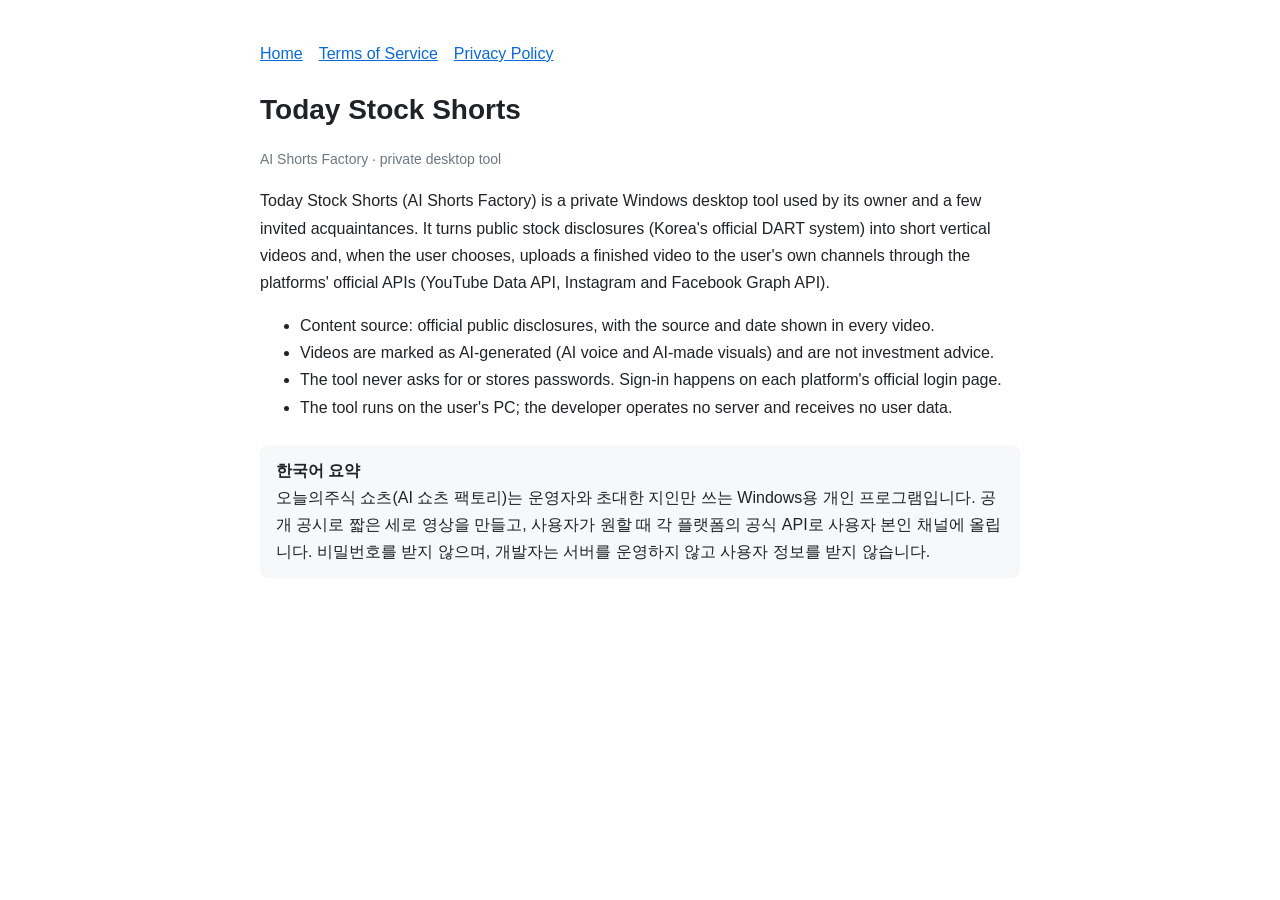
<file: index.html>
<!doctype html>
<html lang="en"><head><meta charset="utf-8"><meta name="viewport" content="width=device-width,initial-scale=1">
<meta name="google-site-verification" content="8i7MC-ftx8zWzz4jKO44XXHr1n5COcdI0CALJ87Lat0" />
<title>Today Stock Shorts (AI Shorts Factory)</title><link rel="stylesheet" href="style.css"></head>
<body>
<nav><a href="./">Home</a><a href="terms.html">Terms of Service</a><a href="privacy.html">Privacy Policy</a></nav>
<h1>Today Stock Shorts</h1>
<p class="muted">AI Shorts Factory · private desktop tool</p>
<p>Today Stock Shorts (AI Shorts Factory) is a private Windows desktop tool used by its owner and a few invited acquaintances.
It turns public stock disclosures (Korea's official DART system) into short vertical videos and, when the user chooses,
uploads a finished video to the user's own channels through the platforms' official APIs (YouTube Data API, Instagram and
Facebook Graph API).</p>
<ul>
<li>Content source: official public disclosures, with the source and date shown in every video.</li>
<li>Videos are marked as AI-generated (AI voice and AI-made visuals) and are not investment advice.</li>
<li>The tool never asks for or stores passwords. Sign-in happens on each platform's official login page.</li>
<li>The tool runs on the user's PC; the developer operates no server and receives no user data.</li>
</ul>
<div class="ko"><b>한국어 요약</b><br>오늘의주식 쇼츠(AI 쇼츠 팩토리)는 운영자와 초대한 지인만 쓰는 Windows용 개인 프로그램입니다.
공개 공시로 짧은 세로 영상을 만들고, 사용자가 원할 때 각 플랫폼의 공식 API로 사용자 본인 채널에 올립니다.
비밀번호를 받지 않으며, 개발자는 서버를 운영하지 않고 사용자 정보를 받지 않습니다.</div>
</body></html>
</file>
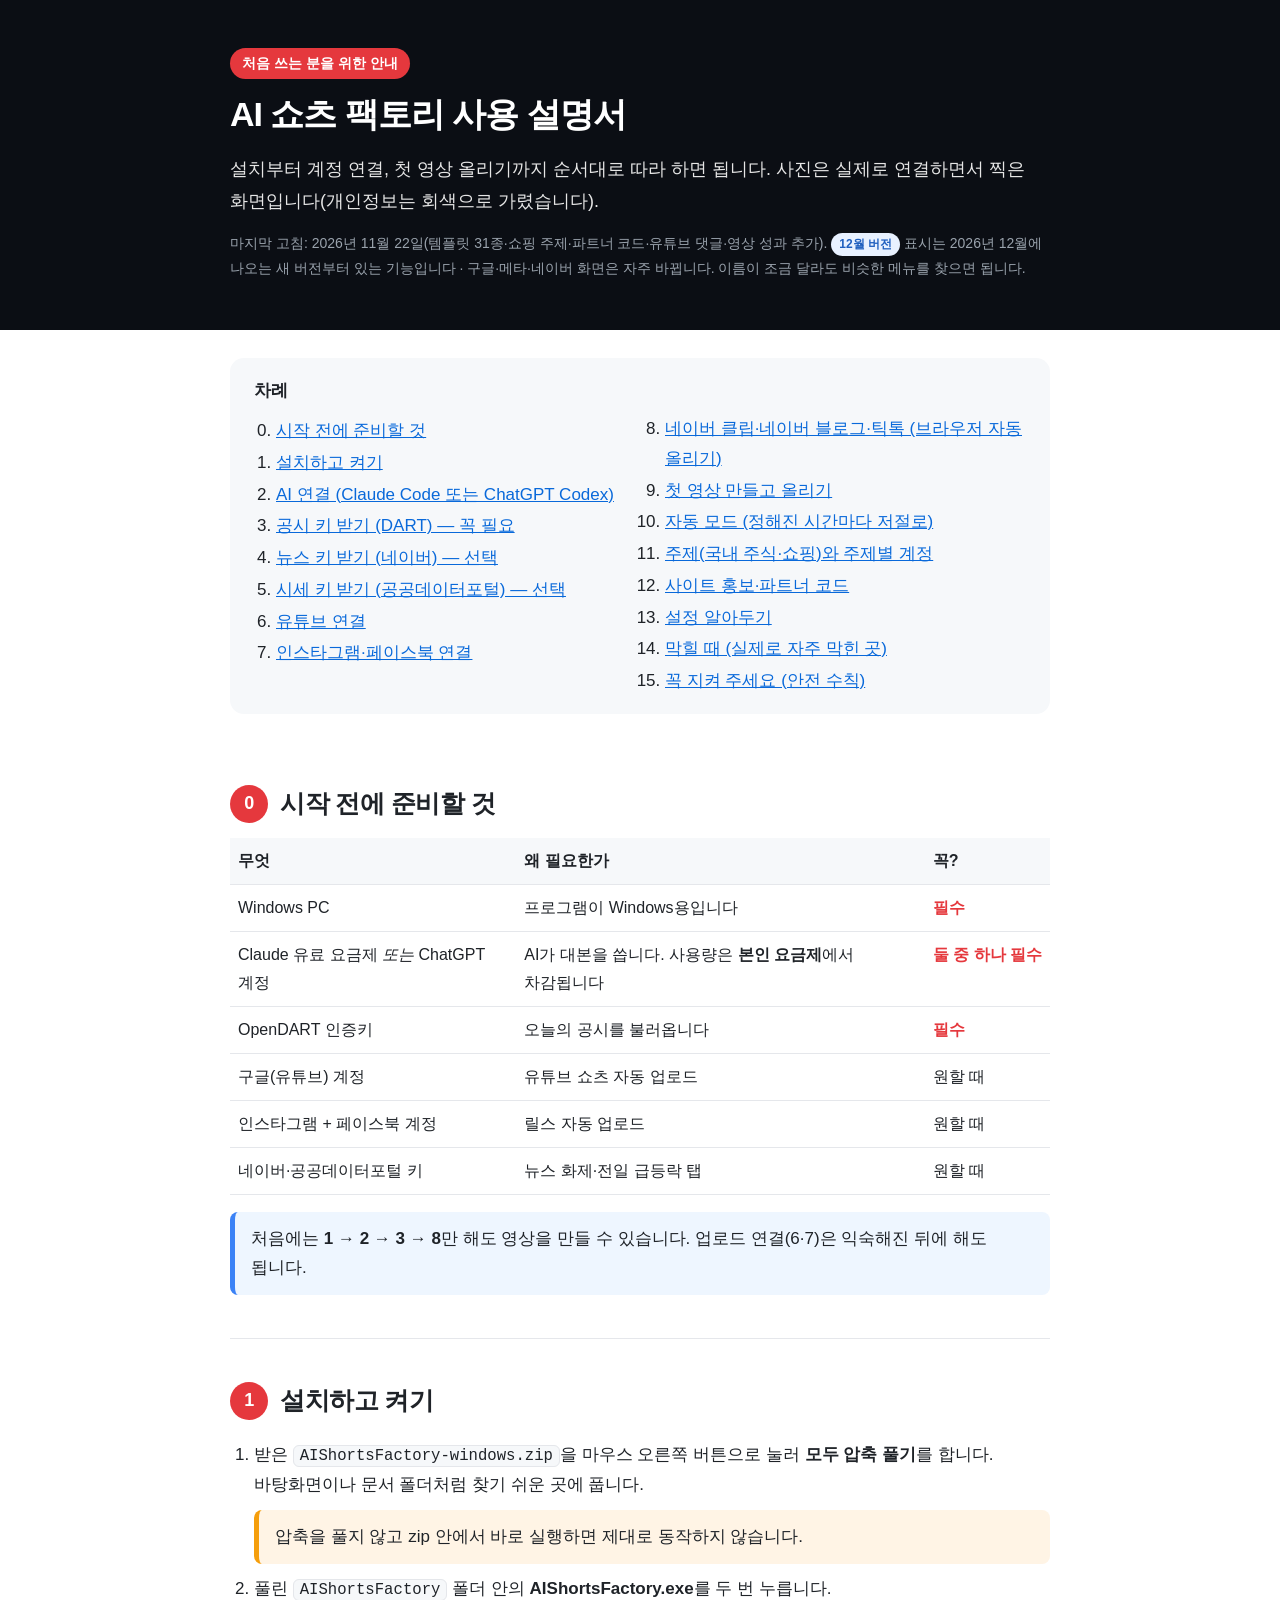
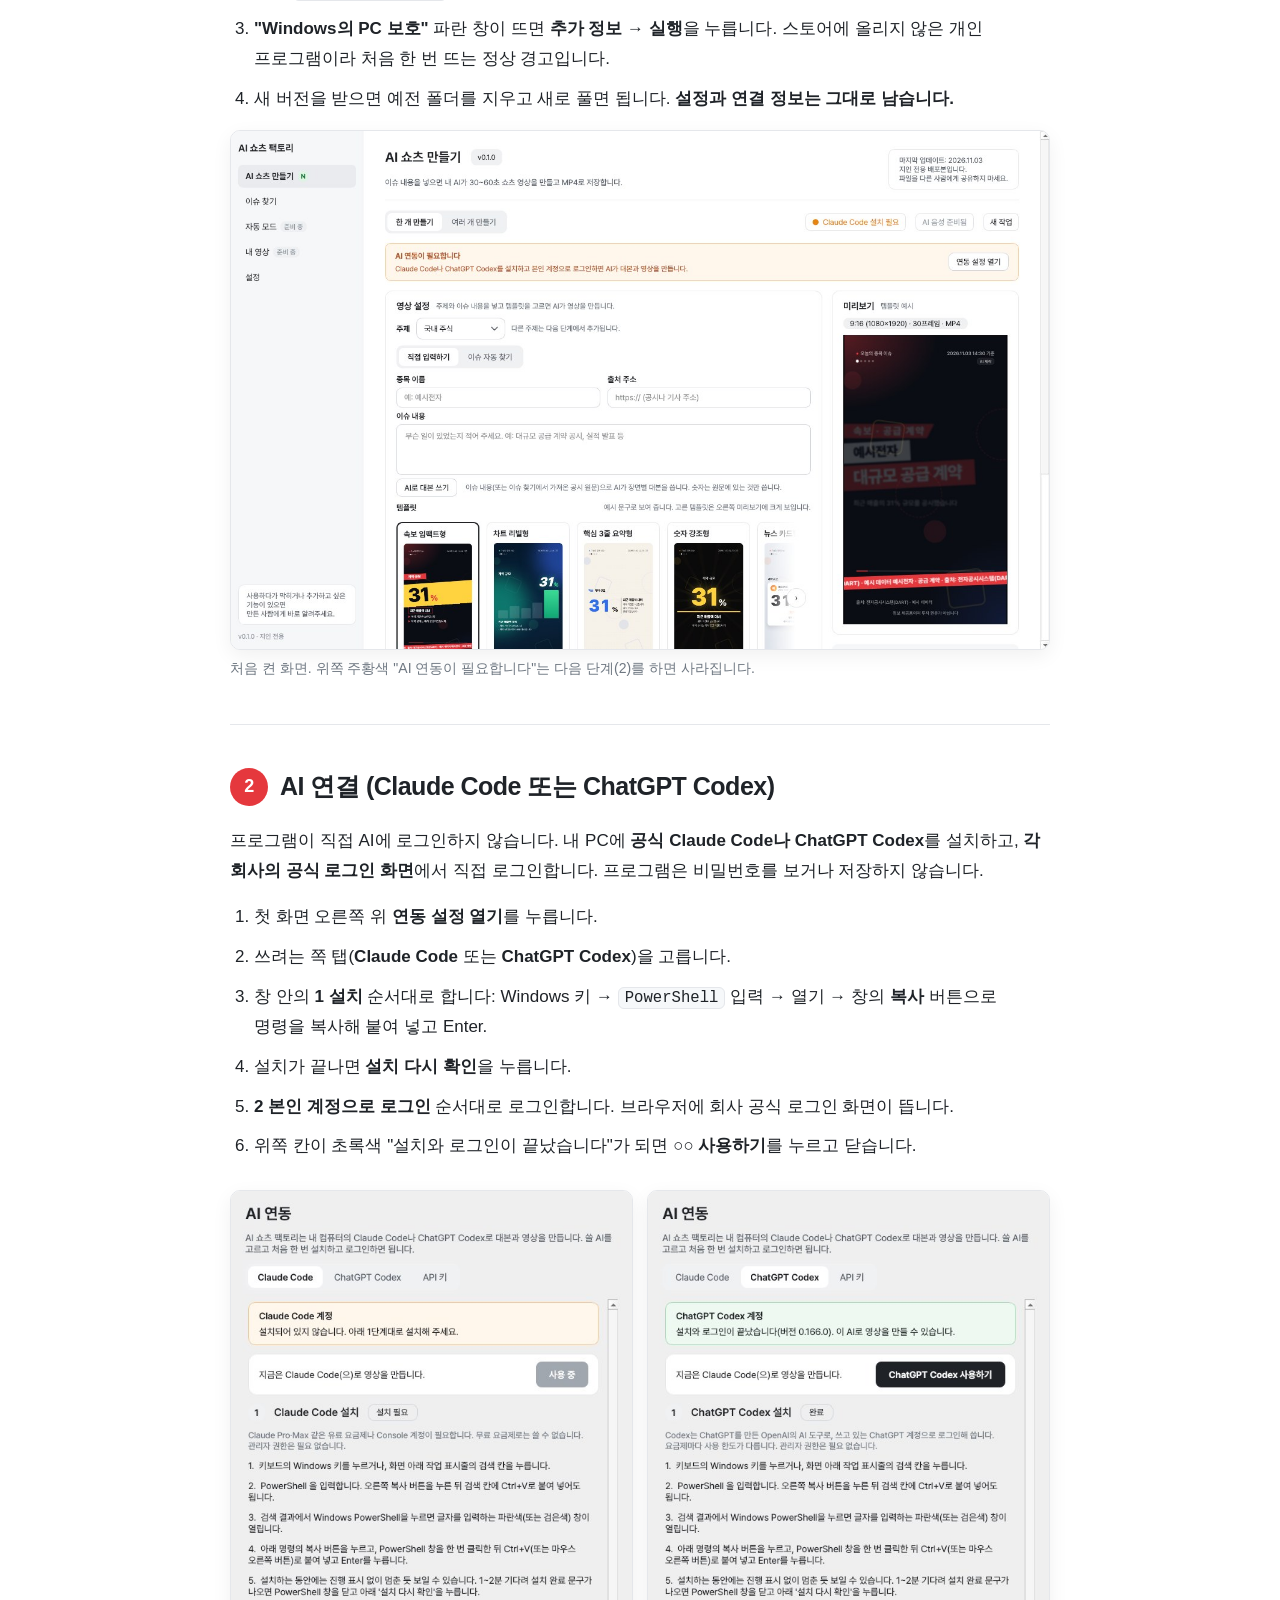
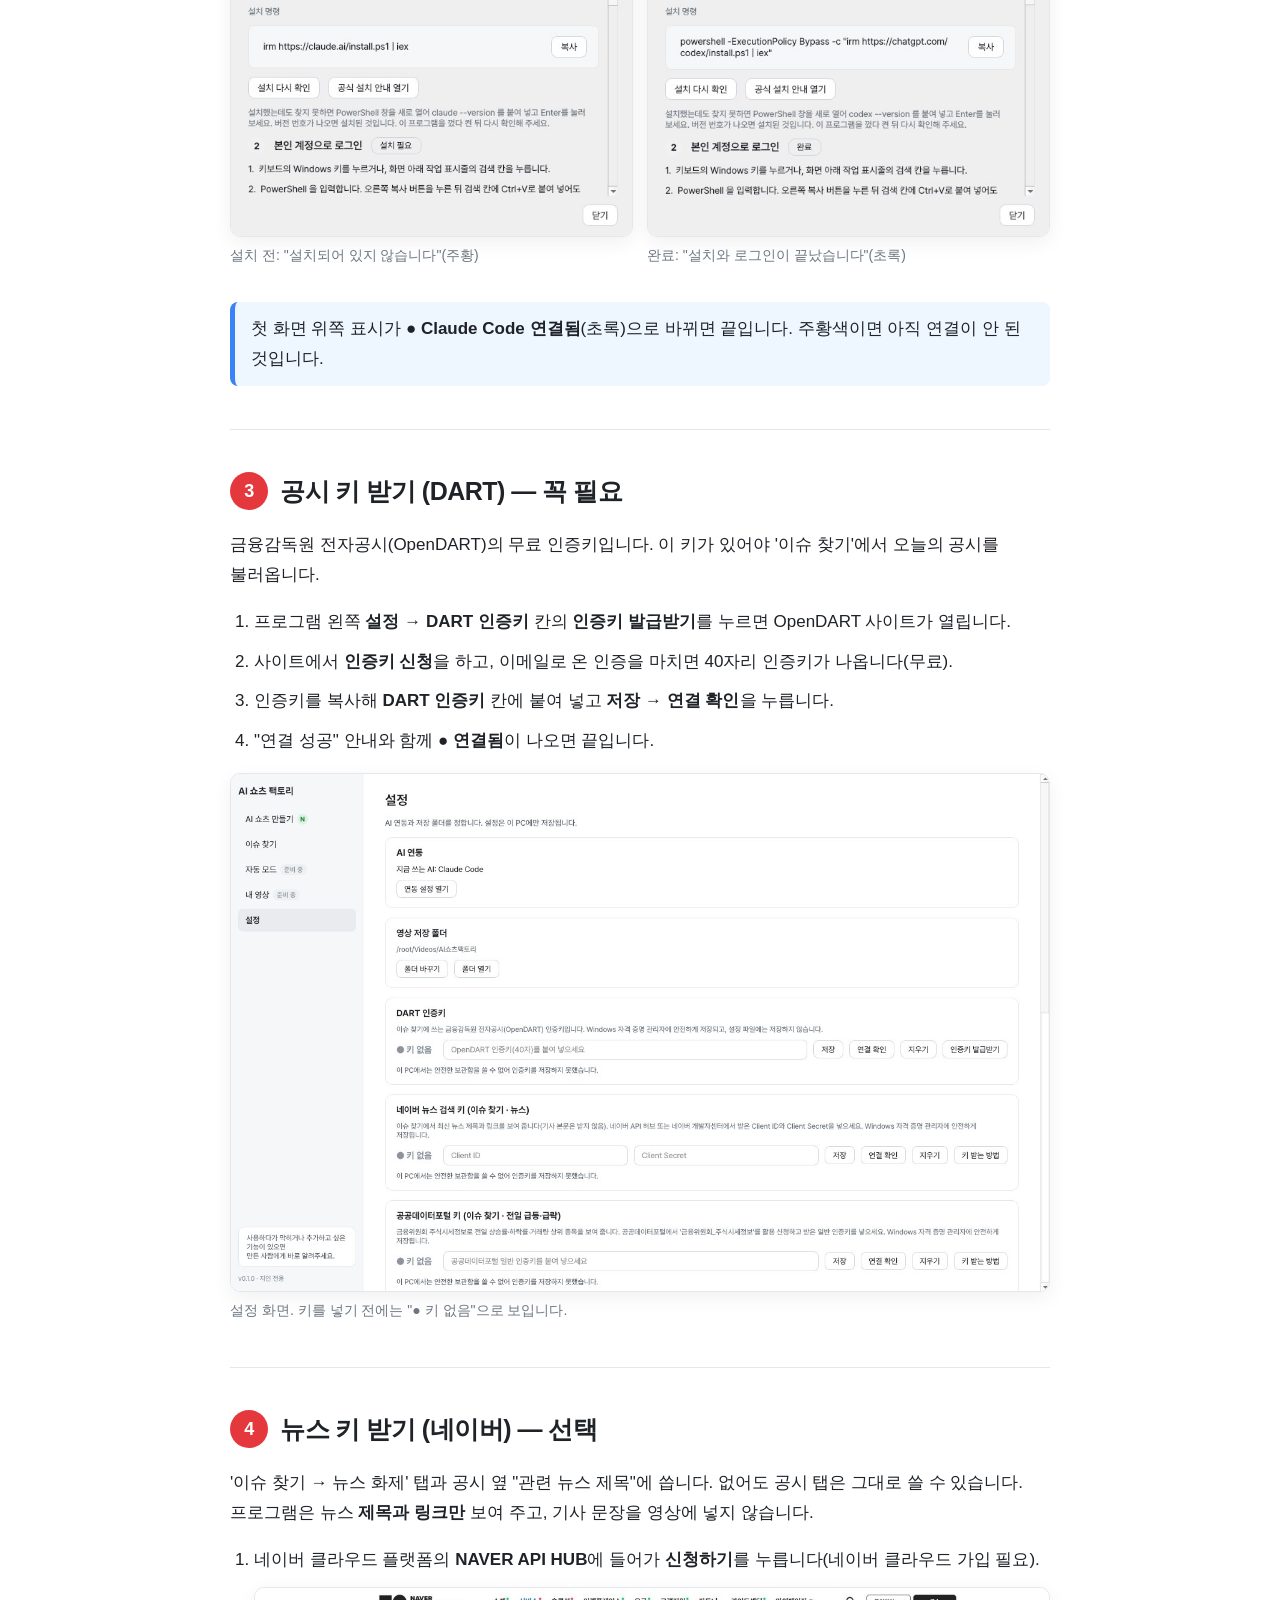
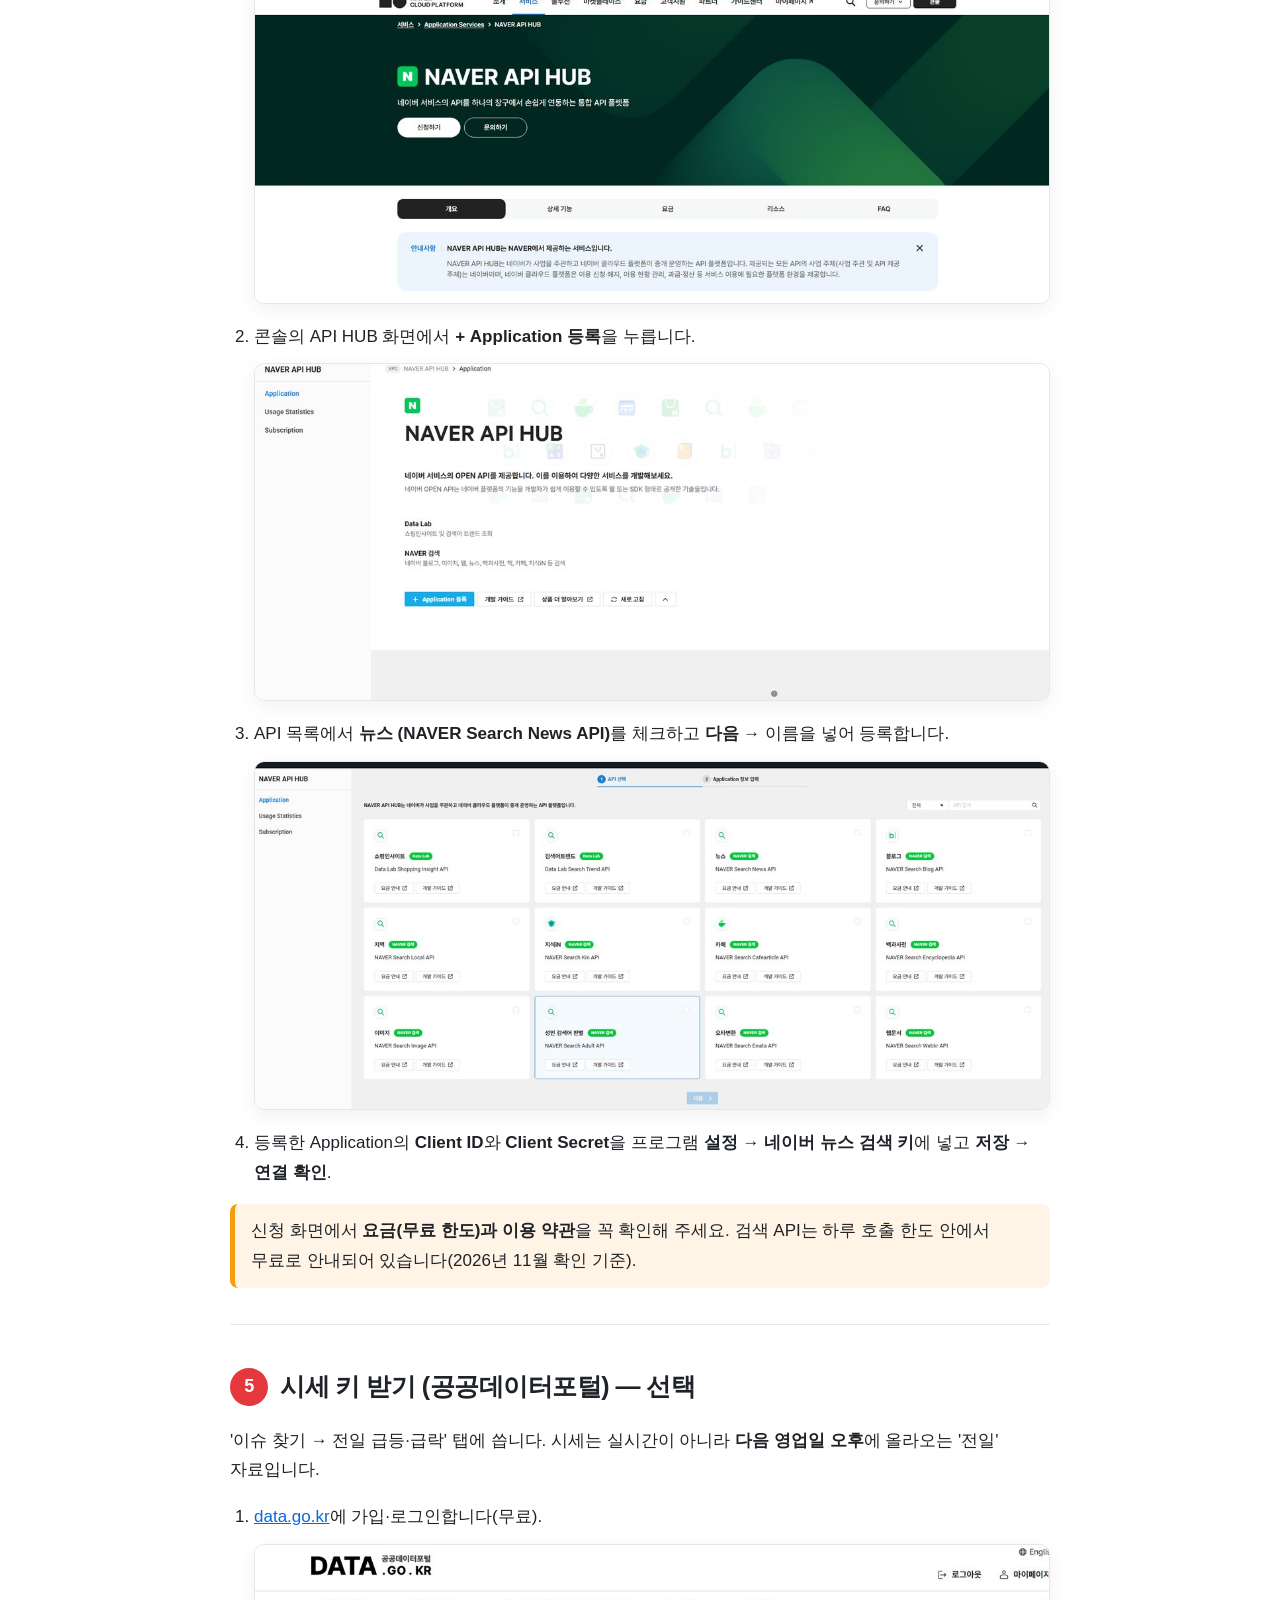
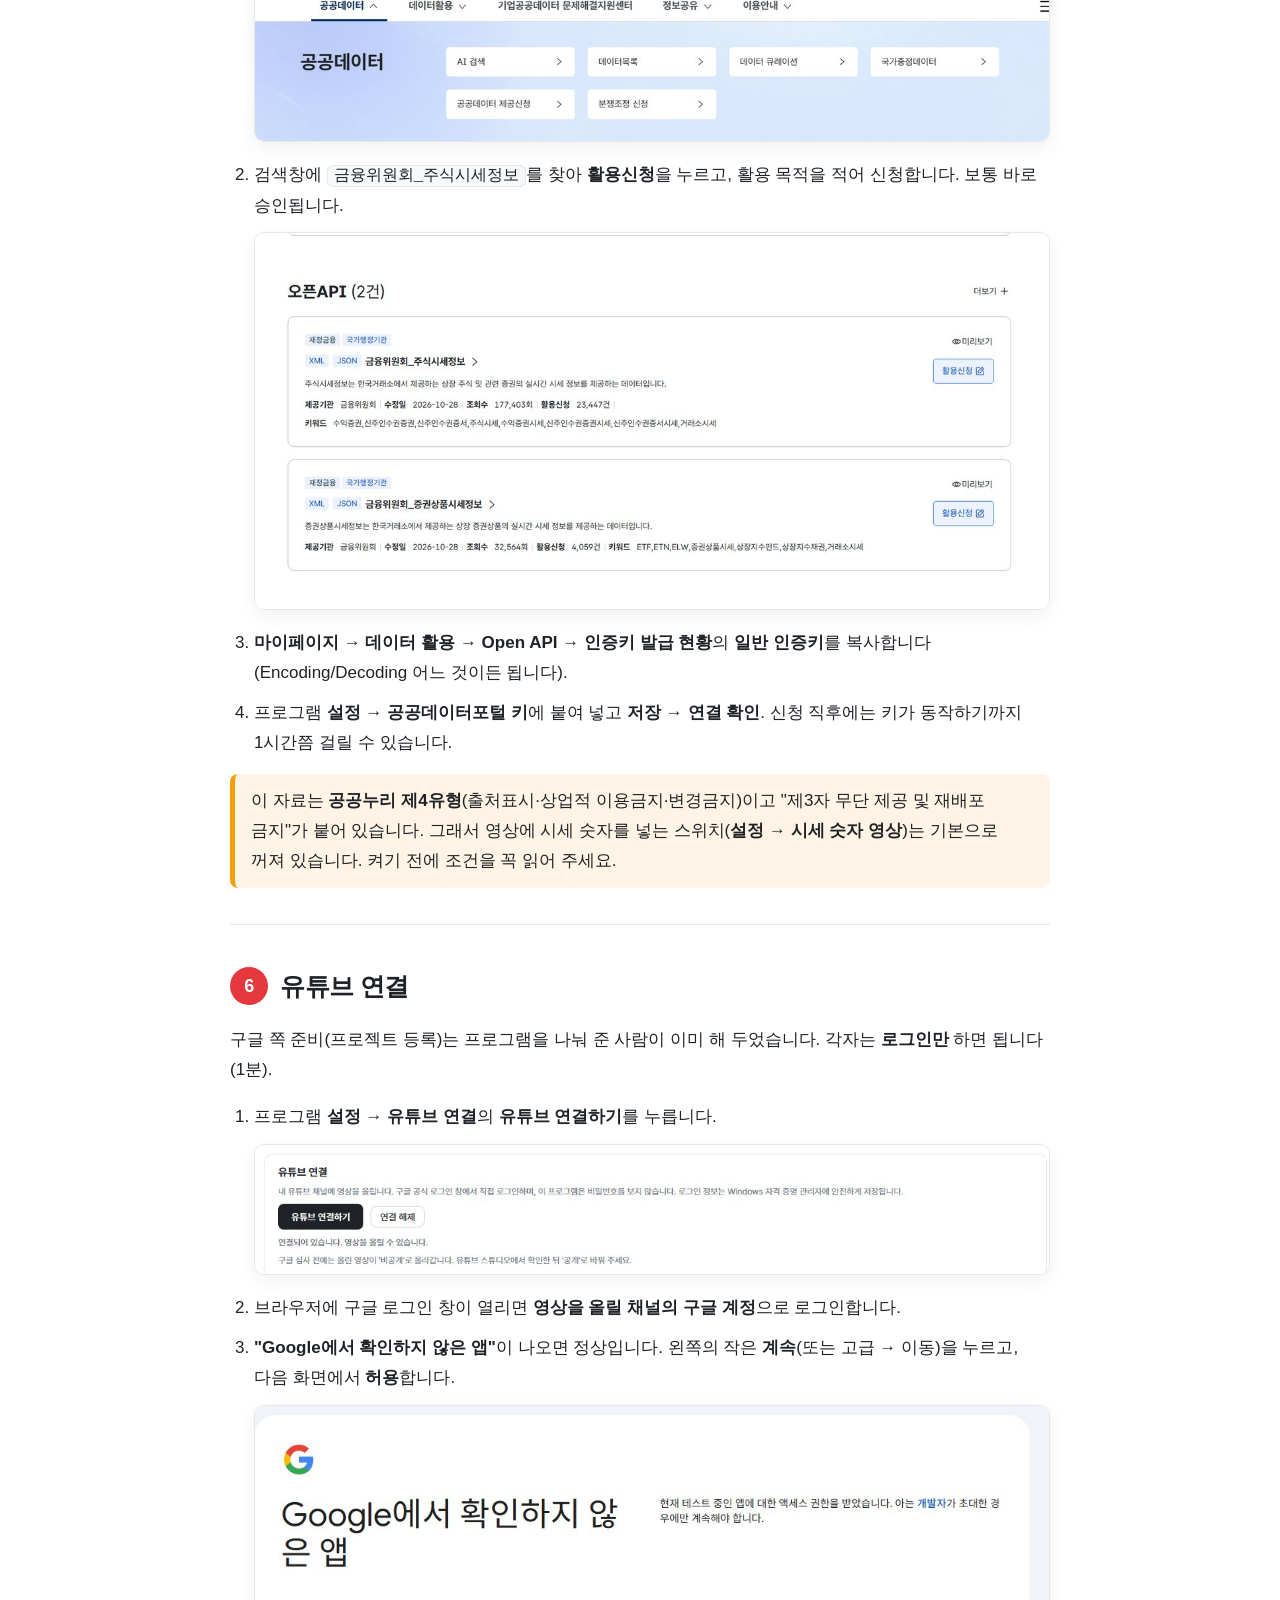
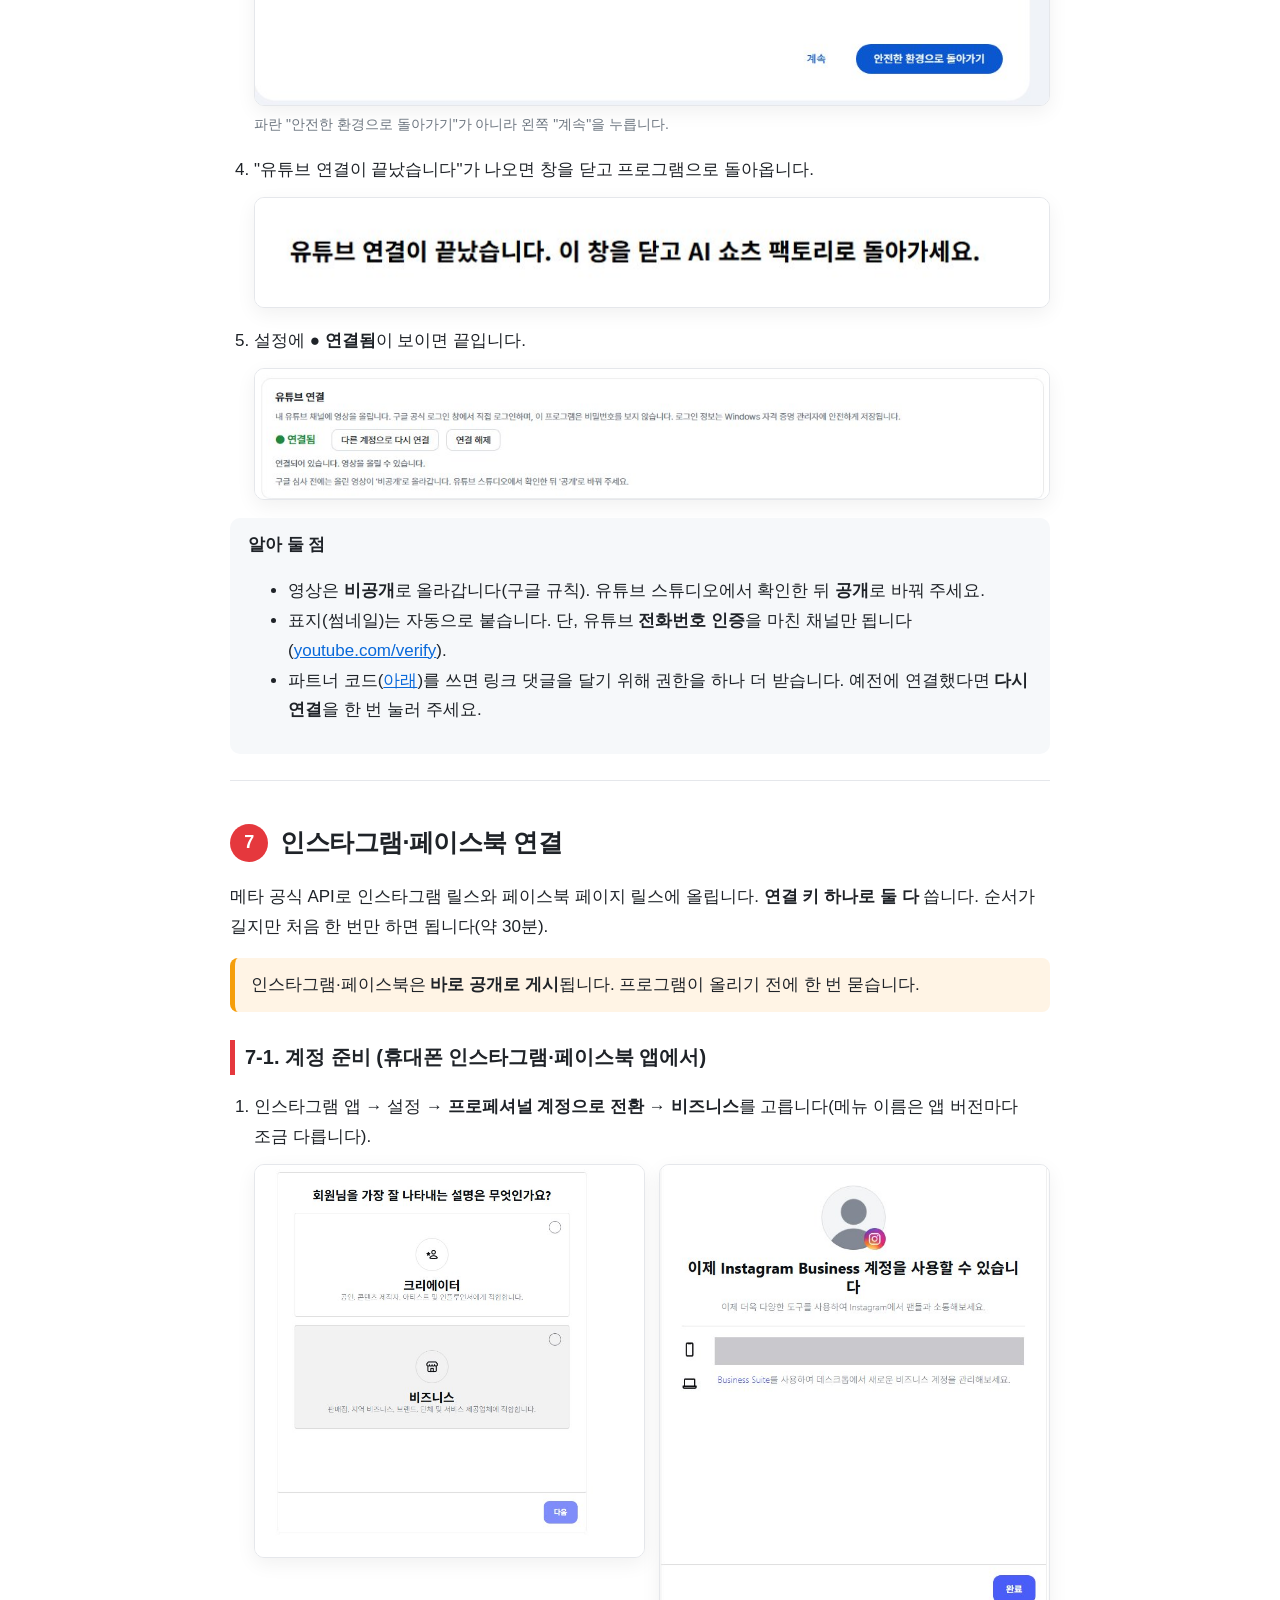
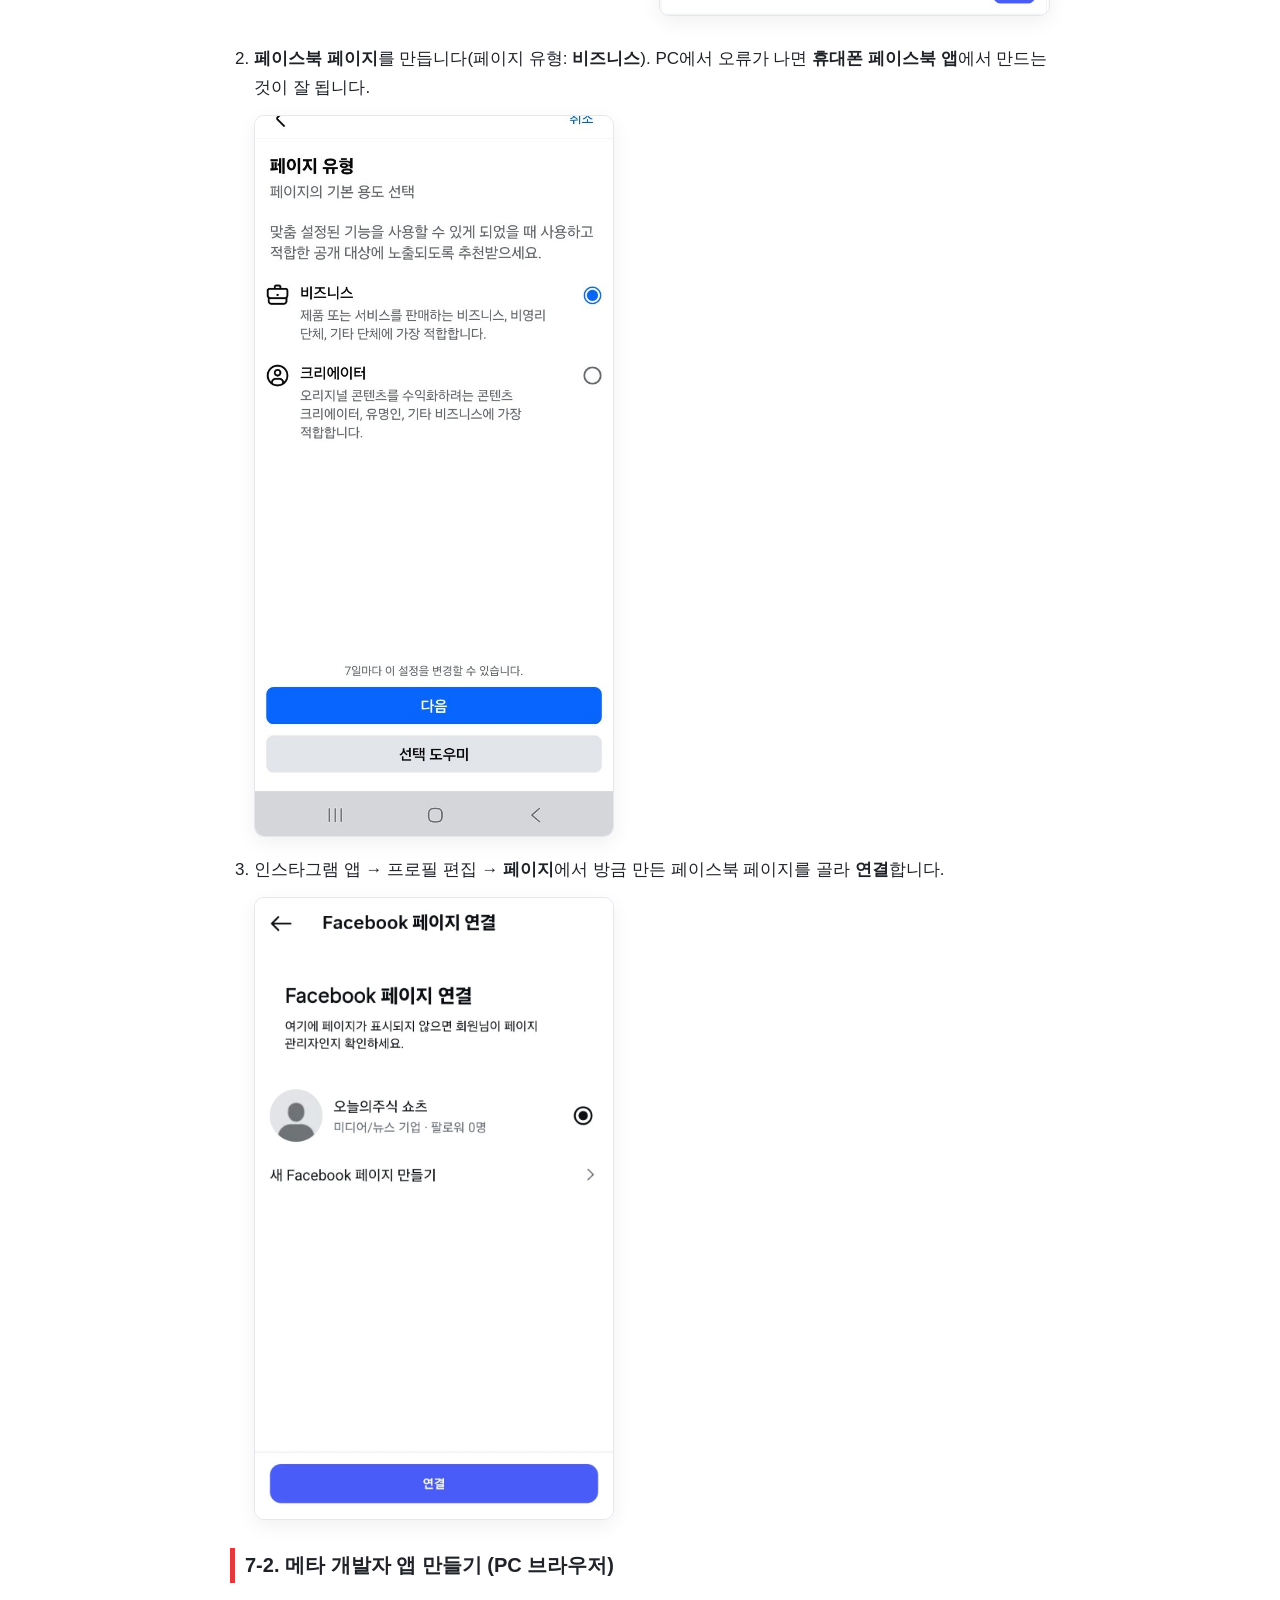
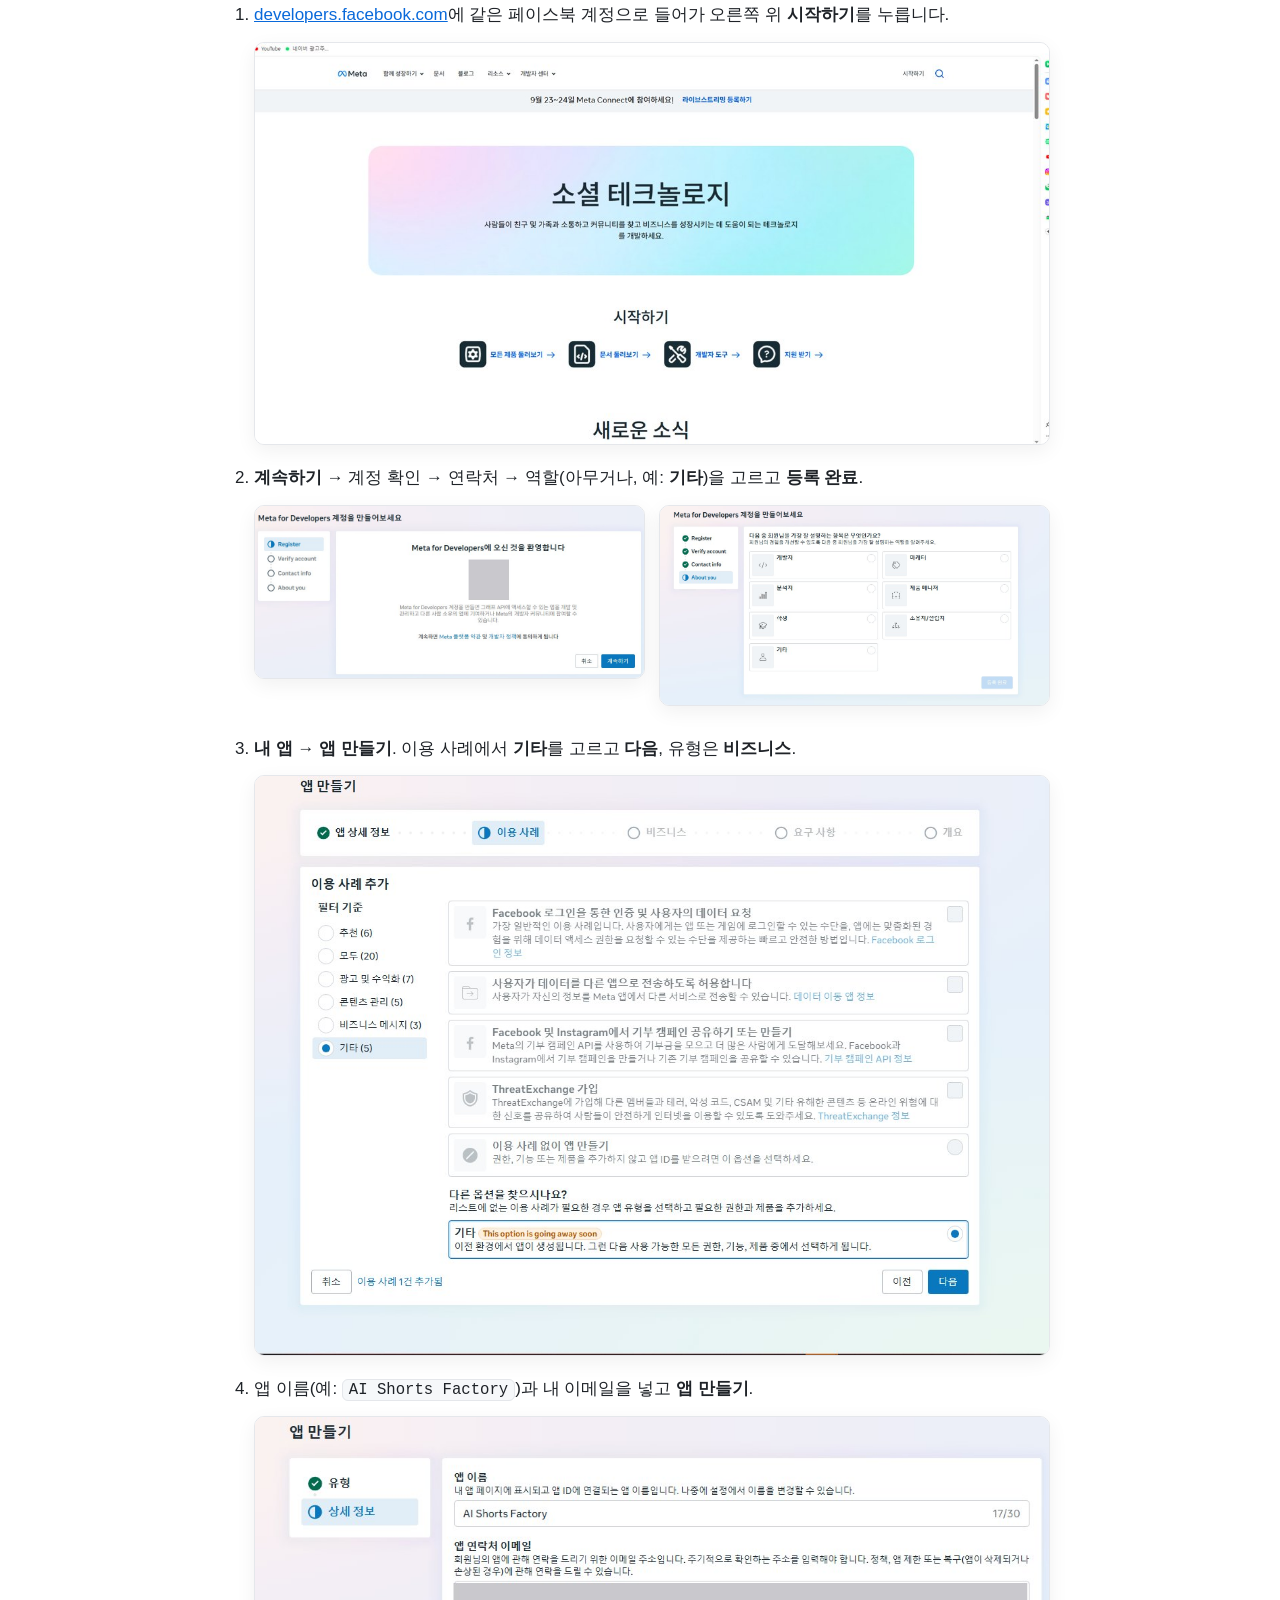
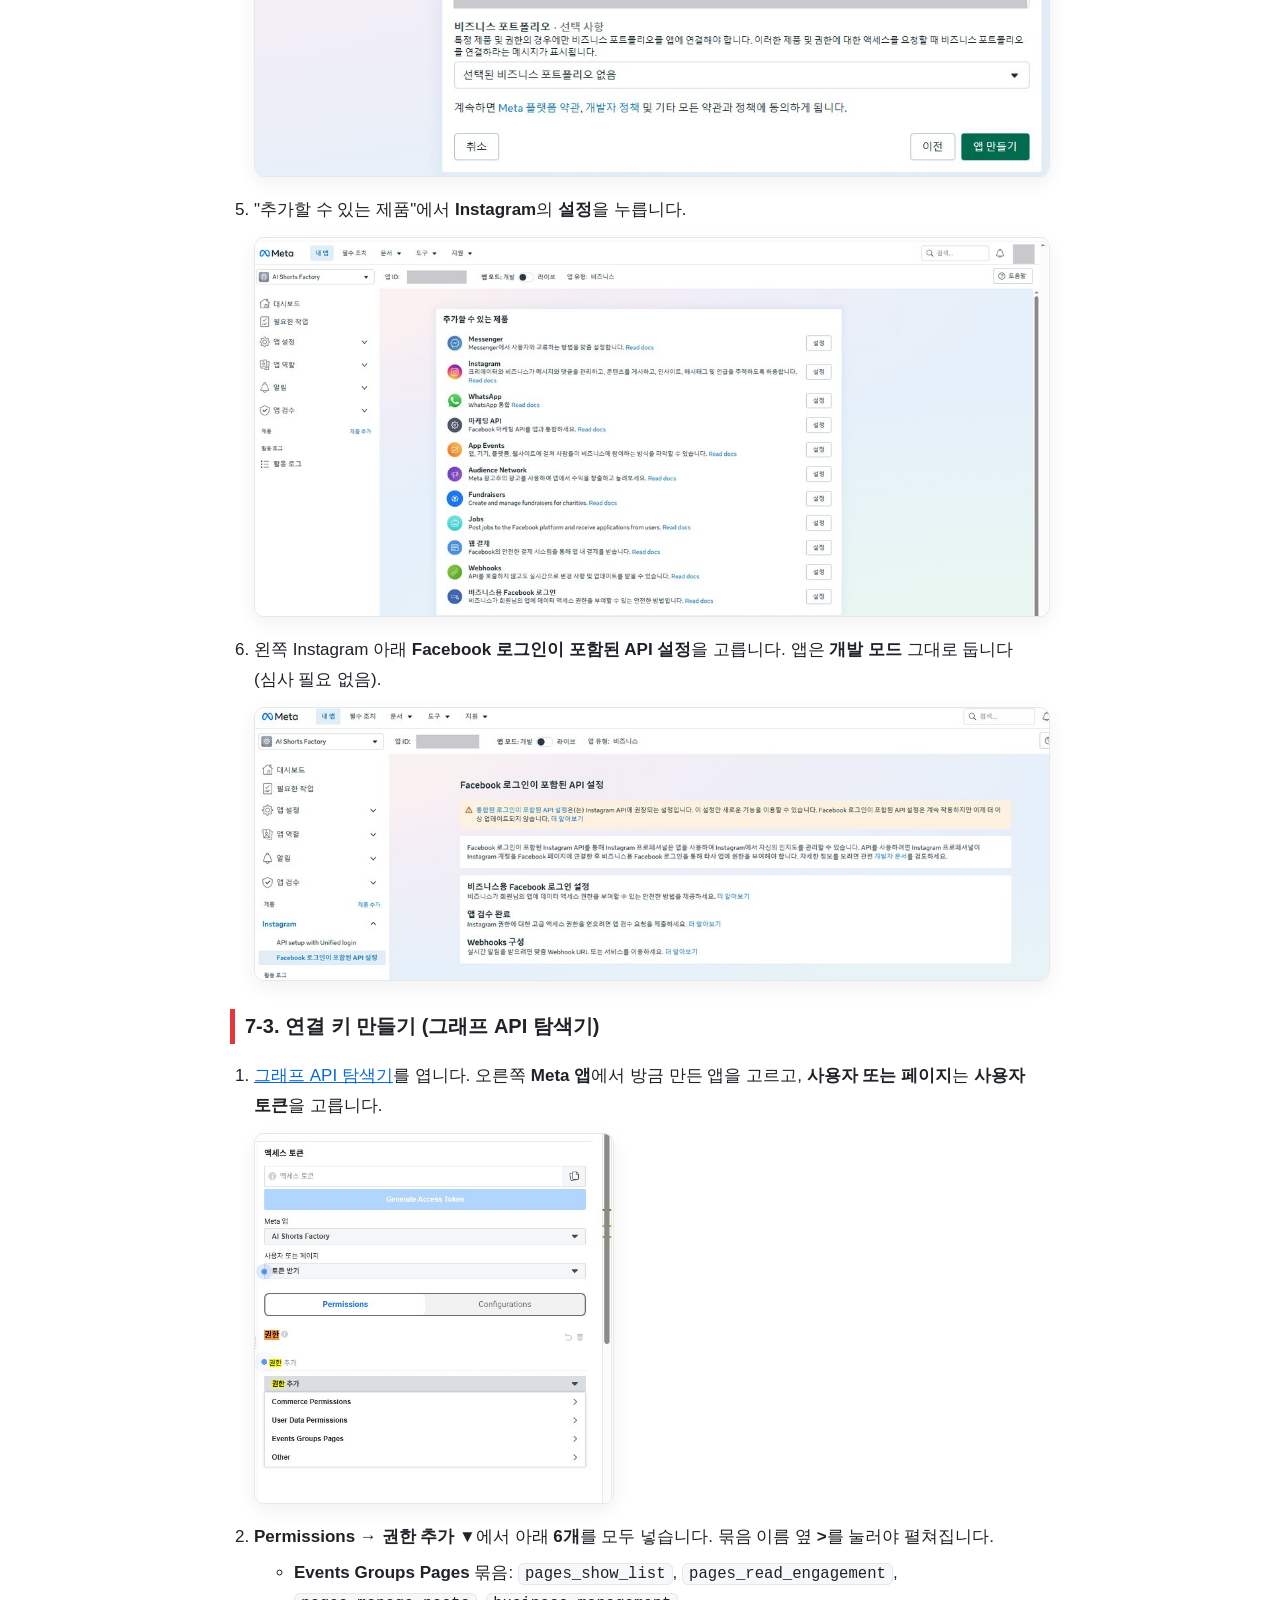
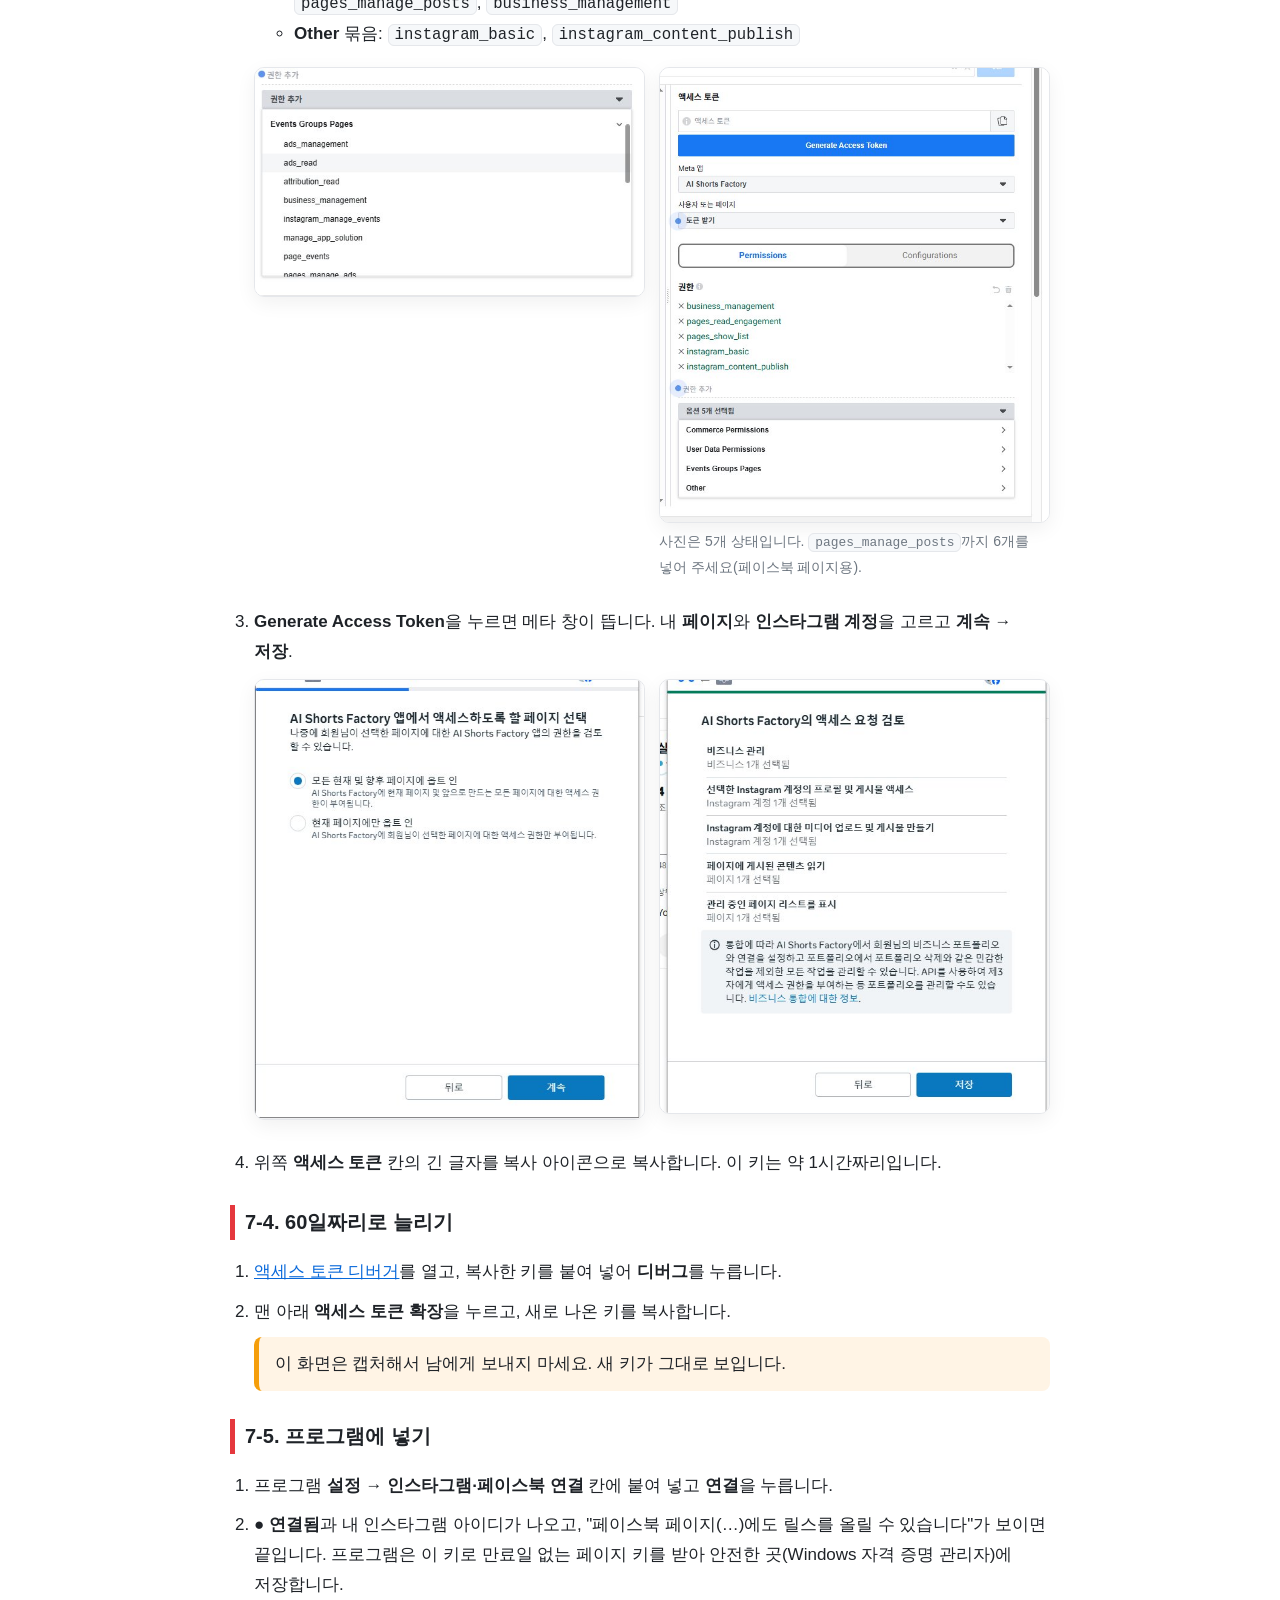
<file: guide/index.html>
<!doctype html>
<html lang="ko"><head><meta charset="utf-8"><meta name="viewport" content="width=device-width,initial-scale=1">
<title>AI 쇼츠 팩토리 사용 설명서</title>
<meta name="description" content="AI 쇼츠 팩토리를 처음 쓰는 분을 위한 설치·계정 연결·영상 만들기 안내">
<link rel="stylesheet" href="guide.css"></head>
<body>
<header class="top">
  <div class="wrap">
    <p class="kicker">처음 쓰는 분을 위한 안내</p>
    <h1>AI 쇼츠 팩토리 사용 설명서</h1>
    <p class="lead">설치부터 계정 연결, 첫 영상 올리기까지 순서대로 따라 하면 됩니다. 사진은 실제로 연결하면서 찍은 화면입니다(개인정보는 회색으로 가렸습니다).</p>
    <p class="muted">마지막 고침: 2026년 11월 22일(템플릿 31종·쇼핑 주제·파트너 코드·유튜브 댓글·영상 성과 추가). <span class="new">12월 버전</span> 표시는 2026년 12월에 나오는 새 버전부터 있는 기능입니다 · 구글·메타·네이버 화면은 자주 바뀝니다. 이름이 조금 달라도 비슷한 메뉴를 찾으면 됩니다.</p>
  </div>
</header>

<main class="wrap">
<nav class="toc">
  <b>차례</b>
  <ol start="0">
    <li><a href="#s0">시작 전에 준비할 것</a></li>
    <li><a href="#s1">설치하고 켜기</a></li>
    <li><a href="#s2">AI 연결 (Claude Code 또는 ChatGPT Codex)</a></li>
    <li><a href="#s3">공시 키 받기 (DART) — 꼭 필요</a></li>
    <li><a href="#s4">뉴스 키 받기 (네이버) — 선택</a></li>
    <li><a href="#s5">시세 키 받기 (공공데이터포털) — 선택</a></li>
    <li><a href="#s6">유튜브 연결</a></li>
    <li><a href="#s7">인스타그램·페이스북 연결</a></li>
    <li><a href="#s7b">네이버 클립·네이버 블로그·틱톡 (브라우저 자동 올리기)</a></li>
    <li><a href="#s8">첫 영상 만들고 올리기</a></li>
    <li><a href="#s8a">자동 모드 (정해진 시간마다 저절로)</a></li>
    <li><a href="#s8b">주제(국내 주식·쇼핑)와 주제별 계정</a></li>
    <li><a href="#s8c">사이트 홍보·파트너 코드</a></li>
    <li><a href="#s9">설정 알아두기</a></li>
    <li><a href="#s10">막힐 때 (실제로 자주 막힌 곳)</a></li>
    <li><a href="#s11">꼭 지켜 주세요 (안전 수칙)</a></li>
  </ol>
</nav>

<section id="s0">
  <h2><span class="no">0</span>시작 전에 준비할 것</h2>
  <table class="need">
    <tr><th>무엇</th><th>왜 필요한가</th><th>꼭?</th></tr>
    <tr><td>Windows PC</td><td>프로그램이 Windows용입니다</td><td class="must">필수</td></tr>
    <tr><td>Claude 유료 요금제 <i>또는</i> ChatGPT 계정</td><td>AI가 대본을 씁니다. 사용량은 <b>본인 요금제</b>에서 차감됩니다</td><td class="must">둘 중 하나 필수</td></tr>
    <tr><td>OpenDART 인증키</td><td>오늘의 공시를 불러옵니다</td><td class="must">필수</td></tr>
    <tr><td>구글(유튜브) 계정</td><td>유튜브 쇼츠 자동 업로드</td><td>원할 때</td></tr>
    <tr><td>인스타그램 + 페이스북 계정</td><td>릴스 자동 업로드</td><td>원할 때</td></tr>
    <tr><td>네이버·공공데이터포털 키</td><td>뉴스 화제·전일 급등락 탭</td><td>원할 때</td></tr>
  </table>
  <p class="tip">처음에는 <b>1 → 2 → 3 → 8</b>만 해도 영상을 만들 수 있습니다. 업로드 연결(6·7)은 익숙해진 뒤에 해도 됩니다.</p>
</section>

<section id="s1">
  <h2><span class="no">1</span>설치하고 켜기</h2>
  <ol class="steps">
    <li>받은 <code>AIShortsFactory-windows.zip</code>을 마우스 오른쪽 버튼으로 눌러 <b>모두 압축 풀기</b>를 합니다. 바탕화면이나 문서 폴더처럼 찾기 쉬운 곳에 풉니다.
      <div class="warn">압축을 풀지 않고 zip 안에서 바로 실행하면 제대로 동작하지 않습니다.</div></li>
    <li>풀린 <code>AIShortsFactory</code> 폴더 안의 <b>AIShortsFactory.exe</b>를 두 번 누릅니다.</li>
    <li><b>"Windows의 PC 보호"</b> 파란 창이 뜨면 <b>추가 정보</b> → <b>실행</b>을 누릅니다. 스토어에 올리지 않은 개인 프로그램이라 처음 한 번 뜨는 정상 경고입니다.</li>
    <li>새 버전을 받으면 예전 폴더를 지우고 새로 풀면 됩니다. <b>설정과 연결 정보는 그대로 남습니다.</b></li>
  </ol>
  <figure><img src="img/app-main.jpg" alt="AI 쇼츠 만들기 첫 화면" loading="lazy"><figcaption>처음 켠 화면. 위쪽 주황색 "AI 연동이 필요합니다"는 다음 단계(2)를 하면 사라집니다.</figcaption></figure>
</section>

<section id="s2">
  <h2><span class="no">2</span>AI 연결 (Claude Code 또는 ChatGPT Codex)</h2>
  <p>프로그램이 직접 AI에 로그인하지 않습니다. 내 PC에 <b>공식 Claude Code나 ChatGPT Codex</b>를 설치하고, <b>각 회사의 공식 로그인 화면</b>에서 직접 로그인합니다. 프로그램은 비밀번호를 보거나 저장하지 않습니다.</p>
  <ol class="steps">
    <li>첫 화면 오른쪽 위 <b>연동 설정 열기</b>를 누릅니다.</li>
    <li>쓰려는 쪽 탭(<b>Claude Code</b> 또는 <b>ChatGPT Codex</b>)을 고릅니다.</li>
    <li>창 안의 <b>1 설치</b> 순서대로 합니다: Windows 키 → <code>PowerShell</code> 입력 → 열기 → 창의 <b>복사</b> 버튼으로 명령을 복사해 붙여 넣고 Enter.</li>
    <li>설치가 끝나면 <b>설치 다시 확인</b>을 누릅니다.</li>
    <li><b>2 본인 계정으로 로그인</b> 순서대로 로그인합니다. 브라우저에 회사 공식 로그인 화면이 뜹니다.</li>
    <li>위쪽 칸이 초록색 "설치와 로그인이 끝났습니다"가 되면 <b>○○ 사용하기</b>를 누르고 닫습니다.</li>
  </ol>
  <div class="two">
    <figure><img src="img/app-ai-claude.jpg" alt="Claude Code 설치 안내 창" loading="lazy"><figcaption>설치 전: "설치되어 있지 않습니다"(주황)</figcaption></figure>
    <figure><img src="img/app-ai-codex.jpg" alt="ChatGPT Codex 연결 완료" loading="lazy"><figcaption>완료: "설치와 로그인이 끝났습니다"(초록)</figcaption></figure>
  </div>
  <p class="tip">첫 화면 위쪽 표시가 <b>● Claude Code 연결됨</b>(초록)으로 바뀌면 끝입니다. 주황색이면 아직 연결이 안 된 것입니다.</p>
</section>

<section id="s3">
  <h2><span class="no">3</span>공시 키 받기 (DART) — 꼭 필요</h2>
  <p>금융감독원 전자공시(OpenDART)의 무료 인증키입니다. 이 키가 있어야 '이슈 찾기'에서 오늘의 공시를 불러옵니다.</p>
  <ol class="steps">
    <li>프로그램 왼쪽 <b>설정</b> → <b>DART 인증키</b> 칸의 <b>인증키 발급받기</b>를 누르면 OpenDART 사이트가 열립니다.</li>
    <li>사이트에서 <b>인증키 신청</b>을 하고, 이메일로 온 인증을 마치면 40자리 인증키가 나옵니다(무료).</li>
    <li>인증키를 복사해 <b>DART 인증키</b> 칸에 붙여 넣고 <b>저장</b> → <b>연결 확인</b>을 누릅니다.</li>
    <li>"연결 성공" 안내와 함께 <b>● 연결됨</b>이 나오면 끝입니다.</li>
  </ol>
  <figure><img src="img/app-settings.jpg" alt="설정 화면의 DART 인증키 칸" loading="lazy"><figcaption>설정 화면. 키를 넣기 전에는 "● 키 없음"으로 보입니다.</figcaption></figure>
</section>

<section id="s4">
  <h2><span class="no">4</span>뉴스 키 받기 (네이버) — 선택</h2>
  <p>'이슈 찾기 → 뉴스 화제' 탭과 공시 옆 "관련 뉴스 제목"에 씁니다. 없어도 공시 탭은 그대로 쓸 수 있습니다. 프로그램은 뉴스 <b>제목과 링크만</b> 보여 주고, 기사 문장을 영상에 넣지 않습니다.</p>
  <ol class="steps">
    <li>네이버 클라우드 플랫폼의 <b>NAVER API HUB</b>에 들어가 <b>신청하기</b>를 누릅니다(네이버 클라우드 가입 필요).
      <figure><img src="img/nv-1-hub.jpg" alt="NAVER API HUB 첫 화면" loading="lazy"></figure></li>
    <li>콘솔의 API HUB 화면에서 <b>+ Application 등록</b>을 누릅니다.
      <figure><img src="img/nv-2-app.jpg" alt="Application 등록 버튼" loading="lazy"></figure></li>
    <li>API 목록에서 <b>뉴스 (NAVER Search News API)</b>를 체크하고 <b>다음</b> → 이름을 넣어 등록합니다.
      <figure><img src="img/nv-3-news.jpg" alt="API 선택 화면에서 뉴스 선택" loading="lazy"></figure></li>
    <li>등록한 Application의 <b>Client ID</b>와 <b>Client Secret</b>을 프로그램 <b>설정 → 네이버 뉴스 검색 키</b>에 넣고 <b>저장</b> → <b>연결 확인</b>.</li>
  </ol>
  <div class="warn">신청 화면에서 <b>요금(무료 한도)과 이용 약관</b>을 꼭 확인해 주세요. 검색 API는 하루 호출 한도 안에서 무료로 안내되어 있습니다(2026년 11월 확인 기준).</div>
</section>

<section id="s5">
  <h2><span class="no">5</span>시세 키 받기 (공공데이터포털) — 선택</h2>
  <p>'이슈 찾기 → 전일 급등·급락' 탭에 씁니다. 시세는 실시간이 아니라 <b>다음 영업일 오후</b>에 올라오는 '전일' 자료입니다.</p>
  <ol class="steps">
    <li><a href="https://www.data.go.kr" target="_blank" rel="noopener">data.go.kr</a>에 가입·로그인합니다(무료).
      <figure><img src="img/data-1-menu.jpg" alt="공공데이터포털 메뉴" loading="lazy"></figure></li>
    <li>검색창에 <code>금융위원회_주식시세정보</code>를 찾아 <b>활용신청</b>을 누르고, 활용 목적을 적어 신청합니다. 보통 바로 승인됩니다.
      <figure><img src="img/data-2-apply.jpg" alt="금융위원회_주식시세정보 활용신청" loading="lazy"></figure></li>
    <li><b>마이페이지 → 데이터 활용 → Open API → 인증키 발급 현황</b>의 <b>일반 인증키</b>를 복사합니다(Encoding/Decoding 어느 것이든 됩니다).</li>
    <li>프로그램 <b>설정 → 공공데이터포털 키</b>에 붙여 넣고 <b>저장</b> → <b>연결 확인</b>. 신청 직후에는 키가 동작하기까지 1시간쯤 걸릴 수 있습니다.</li>
  </ol>
  <div class="warn">이 자료는 <b>공공누리 제4유형</b>(출처표시·상업적 이용금지·변경금지)이고 "제3자 무단 제공 및 재배포 금지"가 붙어 있습니다. 그래서 영상에 시세 숫자를 넣는 스위치(<b>설정 → 시세 숫자 영상</b>)는 기본으로 꺼져 있습니다. 켜기 전에 조건을 꼭 읽어 주세요.</div>
</section>

<section id="s6">
  <h2><span class="no">6</span>유튜브 연결</h2>
  <p>구글 쪽 준비(프로젝트 등록)는 프로그램을 나눠 준 사람이 이미 해 두었습니다. 각자는 <b>로그인만</b> 하면 됩니다(1분).</p>
  <ol class="steps">
    <li>프로그램 <b>설정 → 유튜브 연결</b>의 <b>유튜브 연결하기</b>를 누릅니다.
      <figure><img src="img/yt-1-button.jpg" alt="유튜브 연결하기 버튼" loading="lazy"></figure></li>
    <li>브라우저에 구글 로그인 창이 열리면 <b>영상을 올릴 채널의 구글 계정</b>으로 로그인합니다.</li>
    <li><b>"Google에서 확인하지 않은 앱"</b>이 나오면 정상입니다. 왼쪽의 작은 <b>계속</b>(또는 고급 → 이동)을 누르고, 다음 화면에서 <b>허용</b>합니다.
      <figure><img src="img/yt-2-warning.jpg" alt="Google에서 확인하지 않은 앱 경고" loading="lazy"><figcaption>파란 "안전한 환경으로 돌아가기"가 아니라 왼쪽 "계속"을 누릅니다.</figcaption></figure></li>
    <li>"유튜브 연결이 끝났습니다"가 나오면 창을 닫고 프로그램으로 돌아옵니다.
      <figure><img src="img/yt-3-done.jpg" alt="유튜브 연결이 끝났습니다" loading="lazy"></figure></li>
    <li>설정에 <b>● 연결됨</b>이 보이면 끝입니다.
      <figure><img src="img/yt-4-connected.jpg" alt="유튜브 연결됨" loading="lazy"></figure></li>
  </ol>
  <div class="note"><b>알아 둘 점</b>
    <ul>
      <li>영상은 <b>비공개</b>로 올라갑니다(구글 규칙). 유튜브 스튜디오에서 확인한 뒤 <b>공개</b>로 바꿔 주세요.</li>
      <li>표지(썸네일)는 자동으로 붙습니다. 단, 유튜브 <b>전화번호 인증</b>을 마친 채널만 됩니다(<a href="https://www.youtube.com/verify" target="_blank" rel="noopener">youtube.com/verify</a>).</li>
      <li>파트너 코드(<a href="#s8c">아래</a>)를 쓰면 링크 댓글을 달기 위해 권한을 하나 더 받습니다. 예전에 연결했다면 <b>다시 연결</b>을 한 번 눌러 주세요.</li>
    </ul>
  </div>
</section>

<section id="s7">
  <h2><span class="no">7</span>인스타그램·페이스북 연결</h2>
  <p>메타 공식 API로 인스타그램 릴스와 페이스북 페이지 릴스에 올립니다. <b>연결 키 하나로 둘 다</b> 씁니다. 순서가 길지만 처음 한 번만 하면 됩니다(약 30분).</p>
  <div class="warn">인스타그램·페이스북은 <b>바로 공개로 게시</b>됩니다. 프로그램이 올리기 전에 한 번 묻습니다.</div>

  <h3>7-1. 계정 준비 (휴대폰 인스타그램·페이스북 앱에서)</h3>
  <ol class="steps">
    <li>인스타그램 앱 → 설정 → <b>프로페셔널 계정으로 전환</b> → <b>비즈니스</b>를 고릅니다(메뉴 이름은 앱 버전마다 조금 다릅니다).
      <div class="two"><figure><img src="img/ig-1-pro.jpg" alt="비즈니스 선택" loading="lazy"></figure>
      <figure><img src="img/ig-2-business.jpg" alt="Instagram Business 계정 완료" loading="lazy"></figure></div></li>
    <li><b>페이스북 페이지</b>를 만듭니다(페이지 유형: <b>비즈니스</b>). PC에서 오류가 나면 <b>휴대폰 페이스북 앱</b>에서 만드는 것이 잘 됩니다.
      <figure class="narrow"><img src="img/ig-3-pagetype.jpg" alt="페이지 유형 비즈니스" loading="lazy"></figure></li>
    <li>인스타그램 앱 → 프로필 편집 → <b>페이지</b>에서 방금 만든 페이스북 페이지를 골라 <b>연결</b>합니다.
      <figure class="narrow"><img src="img/ig-4-pagelink.jpg" alt="Facebook 페이지 연결" loading="lazy"></figure></li>
  </ol>

  <h3>7-2. 메타 개발자 앱 만들기 (PC 브라우저)</h3>
  <ol class="steps">
    <li><a href="https://developers.facebook.com" target="_blank" rel="noopener">developers.facebook.com</a>에 같은 페이스북 계정으로 들어가 오른쪽 위 <b>시작하기</b>를 누릅니다.
      <figure><img src="img/dev-1-start.jpg" alt="Meta for Developers 첫 화면" loading="lazy"></figure></li>
    <li><b>계속하기</b> → 계정 확인 → 연락처 → 역할(아무거나, 예: <b>기타</b>)을 고르고 <b>등록 완료</b>.
      <div class="two"><figure><img src="img/dev-2-register.jpg" alt="개발자 계정 만들기" loading="lazy"></figure>
      <figure><img src="img/dev-3-role.jpg" alt="역할 선택" loading="lazy"></figure></div></li>
    <li><b>내 앱 → 앱 만들기</b>. 이용 사례에서 <b>기타</b>를 고르고 <b>다음</b>, 유형은 <b>비즈니스</b>.
      <figure><img src="img/dev-4-usecase.jpg" alt="이용 사례 기타" loading="lazy"></figure></li>
    <li>앱 이름(예: <code>AI Shorts Factory</code>)과 내 이메일을 넣고 <b>앱 만들기</b>.
      <figure><img src="img/dev-5-appinfo.jpg" alt="앱 이름 입력" loading="lazy"></figure></li>
    <li>"추가할 수 있는 제품"에서 <b>Instagram</b>의 <b>설정</b>을 누릅니다.
      <figure><img src="img/dev-6-products.jpg" alt="제품 추가에서 Instagram 설정" loading="lazy"></figure></li>
    <li>왼쪽 Instagram 아래 <b>Facebook 로그인이 포함된 API 설정</b>을 고릅니다. 앱은 <b>개발 모드</b> 그대로 둡니다(심사 필요 없음).
      <figure><img src="img/dev-7-fblogin.jpg" alt="Facebook 로그인이 포함된 API 설정" loading="lazy"></figure></li>
  </ol>

  <h3>7-3. 연결 키 만들기 (그래프 API 탐색기)</h3>
  <ol class="steps">
    <li><a href="https://developers.facebook.com/tools/explorer/" target="_blank" rel="noopener">그래프 API 탐색기</a>를 엽니다. 오른쪽 <b>Meta 앱</b>에서 방금 만든 앱을 고르고, <b>사용자 또는 페이지</b>는 <b>사용자 토큰</b>을 고릅니다.
      <figure class="narrow"><img src="img/tok-1-add.jpg" alt="그래프 API 탐색기 오른쪽 칸" loading="lazy"></figure></li>
    <li><b>Permissions → 권한 추가 ▼</b>에서 아래 <b>6개</b>를 모두 넣습니다. 묶음 이름 옆 <b>&gt;</b>를 눌러야 펼쳐집니다.
      <ul>
        <li><b>Events Groups Pages</b> 묶음: <code>pages_show_list</code>, <code>pages_read_engagement</code>, <code>pages_manage_posts</code>, <code>business_management</code></li>
        <li><b>Other</b> 묶음: <code>instagram_basic</code>, <code>instagram_content_publish</code></li>
      </ul>
      <div class="two"><figure><img src="img/tok-2-list.jpg" alt="Events Groups Pages 펼친 목록" loading="lazy"></figure>
      <figure><img src="img/tok-3-chosen.jpg" alt="권한을 넣은 모습" loading="lazy"><figcaption>사진은 5개 상태입니다. <code>pages_manage_posts</code>까지 6개를 넣어 주세요(페이스북 페이지용).</figcaption></figure></div></li>
    <li><b>Generate Access Token</b>을 누르면 메타 창이 뜹니다. 내 <b>페이지</b>와 <b>인스타그램 계정</b>을 고르고 <b>계속</b> → <b>저장</b>.
      <div class="two"><figure><img src="img/tok-4-pages.jpg" alt="페이지 선택" loading="lazy"></figure>
      <figure><img src="img/tok-5-review.jpg" alt="액세스 요청 검토" loading="lazy"></figure></div></li>
    <li>위쪽 <b>액세스 토큰</b> 칸의 긴 글자를 복사 아이콘으로 복사합니다. 이 키는 약 1시간짜리입니다.</li>
  </ol>

  <h3>7-4. 60일짜리로 늘리기</h3>
  <ol class="steps">
    <li><a href="https://developers.facebook.com/tools/debug/accesstoken/" target="_blank" rel="noopener">액세스 토큰 디버거</a>를 열고, 복사한 키를 붙여 넣어 <b>디버그</b>를 누릅니다.</li>
    <li>맨 아래 <b>액세스 토큰 확장</b>을 누르고, 새로 나온 키를 복사합니다.
      <div class="warn">이 화면은 캡처해서 남에게 보내지 마세요. 새 키가 그대로 보입니다.</div></li>
  </ol>

  <h3>7-5. 프로그램에 넣기</h3>
  <ol class="steps">
    <li>프로그램 <b>설정 → 인스타그램·페이스북 연결</b> 칸에 붙여 넣고 <b>연결</b>을 누릅니다.</li>
    <li><b>● 연결됨</b>과 내 인스타그램 아이디가 나오고, "페이스북 페이지(…)에도 릴스를 올릴 수 있습니다"가 보이면 끝입니다. 프로그램은 이 키로 만료일 없는 페이지 키를 받아 안전한 곳(Windows 자격 증명 관리자)에 저장합니다.</li>
  </ol>
</section>

<section id="s7b">
  <h2><span class="no">7+</span>네이버 클립·네이버 블로그·틱톡 (브라우저 자동 올리기)</h2>
  <p>이 세 곳은 공식 업로드 방법(API)이 없습니다. 그래서 프로그램이 <b>엣지(없으면 크롬) 창을 대신 조작해</b> 올립니다. 엣지는 Windows에 기본으로 들어 있어 따로 설치할 것은 없습니다.</p>
  <div class="warn"><b>먼저 꼭 읽어 주세요.</b> 네이버·틱톡 약관은 자동화된 수단(매크로·봇)으로 로그인하거나 게시물을 올리는 것을 금지합니다. 이 기능을 쓰면 <b>게시물 삭제·기능 제한·계정 정지</b>가 될 수 있고, 그 책임은 계정 주인에게 있습니다. 위험을 알고 쓰실 분만 켜세요. 기본은 꺼져 있습니다.</div>

  <h3>7+-1. 켜기</h3>
  <ol class="steps">
    <li>프로그램 <b>설정 → 브라우저 자동 올리기 (네이버 클립·네이버 블로그·틱톡)</b> 칸에서 <b>브라우저 자동 올리기 사용</b>을 켭니다.</li>
    <li>위험 안내 창이 뜨면 읽고 동의합니다.</li>
    <li>처음에는 <b>시험용: 비공개로 올리기(틱톡은 '나만')</b>도 켜 두세요. 잘 올라가는 걸 확인한 뒤 끄면 공개로 올라갑니다.</li>
  </ol>

  <h3>7+-2. 사이트마다 한 번 로그인</h3>
  <ol class="steps">
    <li>네이버 클립·네이버 블로그·틱톡 옆의 <b>로그인 창 열기</b>를 누르면 프로그램 전용 엣지 창이 뜹니다(평소 쓰는 엣지 로그인과 따로입니다).</li>
    <li>그 창에서 <b>직접</b> 로그인합니다. 프로그램은 비밀번호를 받거나 저장하지 않습니다.
      <div class="warn">네이버는 <b>'로그인 상태 유지'를 꼭 켜고</b> 로그인하세요. 켜지 않으면 창을 닫는 순간 로그인이 풀려 자동 올리기가 안 됩니다.</div></li>
    <li>보안 문자·휴대폰 확인이 나오면 직접 마칩니다.</li>
    <li>로그인이 끝나면 <b>그 창을 닫습니다.</b> 창이 열려 있으면 프로그램이 올리지 못합니다.</li>
    <li><b>로그인 확인</b>을 눌러 <b>● 로그인됨</b>이 나오면 끝입니다. 네이버 클립과 블로그는 같은 네이버 로그인을 씁니다.</li>
  </ol>

  <h3>7+-3. 네이버 클립은 프로필이 먼저 필요해요</h3>
  <ol class="steps">
    <li>클립에 한 번도 올린 적 없는 계정은 <b>클립 프로필</b>이 없습니다. 이때 프로그램이 "네이버 클립 프로필이 아직 없습니다"라고 알려 줍니다.</li>
    <li><b>로그인 창 열기</b>로 연 창에서 <a href="https://clip.naver.com" target="_blank" rel="noopener">clip.naver.com</a>에 들어가 <b>10초 만에 프로필 만들기</b>를 누르고 이름·사진을 넣어 만듭니다.</li>
    <li>"클립의 새집 주소가 생겼어요" 화면이 나오면 <b>바로 시작하기</b>를 누르면 됩니다(<b>클립 연결하기</b>는 예전 네이버 콘텐츠를 가져오는 기능이라 필요 없습니다).</li>
    <li>실제 업로드는 네이버의 PC용 업로드 사이트 <b>클립 크리에이터스</b>(clipcreators.naver.com)에서 합니다. 올린 영상도 거기 <b>콘텐츠</b> 화면에서 보고 지울 수 있습니다.</li>
  </ol>

  <h3>7+-4. 올리기</h3>
  <ul>
    <li>'AI 쇼츠 만들기' 화면 아래 <b>저장 후 네이버 클립 · 저장 후 네이버 블로그 · 저장 후 틱톡</b> 스위치를 켜 두면 영상을 저장하자마자 올라갑니다.</li>
    <li><b>자동 모드</b>에서도 세 곳을 올릴 곳으로 고를 수 있습니다. 실패하면 5분·20분 뒤 다시 올리고, 그래도 안 되면 <b>확인 대기</b>로 넘어갑니다.</li>
    <li>세 곳 모두 <b>'AI로 만든 콘텐츠' 표시를 켜고</b> 올립니다. 네이버 클립은 카테고리 <b>경제 → 증시</b>로, 네이버 블로그는 블로그 <b>기본 카테고리</b>에 글로 올라갑니다.</li>
    <li>올리는 동안 엣지 창이 잠깐 떴다가 저절로 닫힙니다. 그 창을 직접 누르지 마세요.</li>
  </ul>
  <div class="note"><b>알아 둘 점</b>
    <ul>
      <li>네이버·틱톡이 업로드 화면을 바꾸면 자동 올리기가 멈출 수 있습니다("○○ 단계에서 멈췄습니다. 사이트 화면이 바뀌었을 수 있습니다"). 이때는 새 버전이 나올 때까지 <b>다른 SNS에 올리기</b>(업로드 도우미)로 올려 주세요.</li>
      <li>네이버 블로그에 <b>쓰다 만 글</b>이 있으면, 그 글이 사라지지 않게 멈춥니다. 블로그 글쓰기에서 그 글을 저장하거나 정리한 뒤 다시 올리세요.</li>
      <li>틱톡에서 계정 설정을 바꾸자는 안내가 뜨면 프로그램이 '취소'를 눌러 설정을 그대로 둡니다.</li>
      <li><b>로그인 정보 지우기</b>를 누르면 세 곳 모두 로그인이 지워집니다(다시 로그인해야 함).</li>
    </ul>
  </div>
</section>

<section id="s8">
  <h2><span class="no">8</span>첫 영상 만들고 올리기</h2>
  <ol class="steps">
    <li>왼쪽 <b>이슈 찾기</b> → <b>공시</b> 탭에서 날짜를 고르고 <b>공시 불러오기</b>. 점수가 높은 공시가 위에 나옵니다.
      <ul><li><b>뉴스 화제</b> 탭: 낱말(예: 수주, 실적)을 넣고 <b>뉴스 찾기</b> → 회사를 고르면 그 회사의 최근 7일 공시로 만듭니다.</li>
      <li><b>전일 급등·급락</b> 탭: <b>시세 불러오기</b> → 회사를 고릅니다.</li></ul></li>
    <li>공시를 하나 고르고 <b>이 이슈로 영상 만들기</b>를 누르면 'AI 쇼츠 만들기' 화면으로 내용이 넘어갑니다.</li>
    <li><b>AI로 대본 쓰기</b>를 누릅니다. 1~2분 기다리면 대본이 채워집니다. AI는 공시에 있는 숫자만 쓰고, 지어낸 숫자나 투자 권유는 자동으로 걸러집니다.</li>
    <li>아래 <b>템플릿</b>(31종 <span class="new">12월 버전</span>, 그전 버전은 17종) 중 하나를 고르거나 <b>AI 디자인</b>을 고릅니다. 오른쪽 미리보기로 바로 확인할 수 있습니다. 목소리·배경음악·영상 길이도 여기서 고릅니다.</li>
    <li><b>영상 파일로 저장 (MP4)</b>을 누릅니다. PC에 따라 1~2분쯤 걸립니다. 표지(썸네일)도 자동으로 만들어져 영상 옆에 <code>-표지.jpg</code>로 저장됩니다.</li>
    <li>저장이 끝나면 나오는 창에서 <b>유튜브에 올리기 · 인스타그램에 올리기 · 페이스북에 올리기</b>를 누릅니다. 미리 <b>저장 후 ○○ 업로드</b> 스위치를 켜 두면 저장하자마자 올라갑니다. 제목·설명·해시태그는 자동으로 들어갑니다.</li>
    <li>네이버 클립·네이버 블로그·틱톡은 <a href="#s7b">브라우저 자동 올리기</a>를 켜면 같은 방식으로 저절로 올라갑니다. 그 밖의 SNS(X 등)는 <b>다른 SNS에 올리기</b>(업로드 도우미)로 문구 복사 + 업로드 화면 열기를 도와줍니다(직접 게시).</li>
  </ol>
  <figure><img src="img/templates-31.jpg" alt="고정 템플릿 31종 모음" loading="lazy"><figcaption>고정 템플릿 31종(아래 두 줄 반 14종이 <span class="new">12월 버전</span>에 새로 들어감). 장면 배치·움직임·장면 전환이 템플릿마다 다릅니다.</figcaption></figure>
  <p class="tip">하나가 실패해도 결과 창의 <b>실패한 곳만 다시 올리기</b>로 그곳만 다시 올릴 수 있습니다. 영상은 저장됐는데 일부 SNS에만 못 올렸으면 아래 진행 줄에 <b>"일부 올리지 못했습니다"</b>가 나옵니다 <span class="new">12월 버전</span>. 인스타그램만 실패하면 10분 뒤 저절로 한 번 더 올립니다.</p>
</section>

<section id="s8a">
  <h2><span class="no">★</span>자동 모드 (정해진 시간마다 저절로)</h2>
  <p>켜 두면 정한 간격마다 <b>소재 찾기 → AI 대본 → 영상·표지 만들기 → (원하면) 업로드</b>까지 저절로 합니다.</p>
  <figure><img src="img/app-auto.jpg" alt="자동 모드 화면" loading="lazy"></figure>
  <ol class="steps">
    <li>왼쪽 <b>자동 모드</b>를 엽니다.</li>
    <li>위쪽 탭에서 주제(<b>국내 주식</b> | <b>쇼핑</b>)를 고릅니다. 주제마다 따로 켜고 시각·소재·올릴 곳을 정합니다.</li>
    <li><b>간격</b>을 고릅니다. <b>사람 많은 시간만</b>(기본: 07:30·12:10·15:40·18:30·21:30, 시각은 직접 고칠 수 있음)을 추천합니다. 새벽에는 올리지 않습니다. 또는 첫 시작 시각 + 몇 시간마다로 정할 수도 있습니다(하루 최대 6편).</li>
    <li><b>소재</b>를 고릅니다. 국내 주식: 공시 1위 · 뉴스 화제 · 커뮤니티 썰 번갈아(또는 하나만). 쇼핑: 핫템 · 광고 많은 곳 · 매출 뛴 셀러 · 효자상품 번갈아(또는 하나만).</li>
    <li><b>방식</b>을 고릅니다.
      <ul><li><b>확인 후 올리기</b>: 만들어서 아래 <b>확인 대기 영상</b> 목록에 둡니다. <b>영상 열기</b>로 본 뒤 <b>고른 영상 올리기</b>를 누르면 올라갑니다. (처음에는 이 방식을 추천)</li>
      <li><b>완전 자동</b>: 만들자마자 켜 둔 곳(유튜브·인스타그램·페이스북, 브라우저 자동 올리기를 켰다면 네이버 클립·네이버 블로그·틱톡)에 올립니다.</li></ul></li>
    <li>올릴 곳 스위치를 켭니다(설정에서 연결한 곳만 올라갑니다).</li>
    <li>맨 위 <b>자동 모드 켜기</b>를 켭니다. 인스타그램·페이스북을 켜 두었다면 "바로 공개됩니다"에 한 번 동의합니다.</li>
  </ol>
  <div class="note"><b>알아 둘 점</b>
    <ul>
      <li><b>PC와 프로그램이 켜져 있어야</b> 돌아갑니다. 절전 모드로 들어가면 멈춥니다(Windows 설정 → 전원에서 절전 시간을 늘려 두세요).</li>
      <li>같은 공시·같은 소식은 두 번 만들지 않고, 지난번과 다른 종류를 먼저 고릅니다.</li>
      <li>쓸 공시가 없으면(주말·휴일·이른 시간) 그 회차는 쉬고, <b>실행 기록</b>에 이유가 남습니다.</li>
      <li>템플릿은 기본으로 돌아가며 씁니다(하나로 고정할 수도 있음). <span class="new">12월 버전</span> <b>성과 좋은 템플릿 더 자주</b>를 고르면 아래 '영상 성과' 표를 보고 조회수가 높은 템플릿을 더 자주 고릅니다(영상이 적은 템플릿도 가끔 섞음). 영상 길이·목소리·음악·자막은 'AI 쇼츠 만들기' 화면 설정을 그대로 씁니다.</li>
      <li>업로드가 실패하면 실패한 곳만 5분·20분·1시간 뒤 다시 올리고, 그래도 안 되면 <b>확인 대기</b> 목록에 '⚠ 업로드 실패'로 둡니다. 영상 저장이 실패하면 30초 뒤 같은 대본으로 한 번 더 만듭니다.</li>
      <li>정한 시각에 프로그램이 꺼져 있었다면, 켠 뒤 50분이 지난 회차는 건너뜁니다(몰아서 만들지 않음).</li>
      <li>지금 바로 시험해 보려면 <b>지금 한 번 만들기</b>를 누르세요.</li>
    </ul>
  </div>
  <h3>영상 성과 보기 <span class="new">12월 버전</span></h3>
  <p>자동 모드 화면 아래 <b>영상 성과 (유튜브)</b> 칸에서 유튜브에 올린 영상의 평균 조회수·좋아요·댓글 수를 <b>템플릿별 · 소재별 · 올린 시간대별</b>로 볼 수 있습니다.</p>
  <figure><img src="img/app-perf.jpg" alt="영상 성과 표" loading="lazy"><figcaption>예시 화면(숫자는 지어낸 예시입니다). 영상이 3편 미만인 줄은 흐리게 '아직 판단 이르다'로 보입니다.</figcaption></figure>
  <ul>
    <li>프로그램이 켜져 있으면 6시간마다 저절로 숫자를 받아 옵니다. 바로 보려면 <b>지금 새로 받기</b>.</li>
    <li>이 기능이 들어간 버전으로 <b>올린 영상부터</b> 모입니다(그전 영상은 템플릿·소재 기록이 없어 나눌 수 없음).</li>
    <li>비공개 영상은 조회수가 거의 없으니 공개로 바꾼 영상을 기준으로 보세요. 올리는 시각은 저절로 바뀌지 않습니다. '올린 시간대별' 표를 보고 직접 정하세요.</li>
    <li>숫자를 받아 오지 못한다고 나오면 설정 → 유튜브에서 <b>다시 연결</b>을 눌러 보세요.</li>
  </ul>
</section>

<section id="s8b">
  <h2><span class="no">★</span>주제(국내 주식·쇼핑)와 주제별 계정</h2>
  <p>'AI 쇼츠 만들기' 화면 위 <b>주제</b> 칸에서 <b>국내 주식</b>과 <b>쇼핑</b>을 고릅니다. 주제를 바꾸면 이슈 찾기 화면과 SNS 계정, 채널 이름, 사이트 홍보, 템플릿이 그 주제 것으로 바뀝니다.</p>
  <ul>
    <li><b>SNS 연결은 주제마다 따로</b>입니다. 예: 주식 영상은 주식 채널, 쇼핑 영상은 쇼핑 채널. 쇼핑 계정을 연결하려면 먼저 주제를 <b>쇼핑</b>으로 바꾼 뒤 설정에서 연결하세요(설정 화면 위에 '지금 주제'가 보입니다). 주식 계정은 예전 연결이 그대로 남습니다.</li>
    <li>인스타그램 연결 키 하나에 인스타 계정이 연결된 페이스북 페이지가 여럿이면 <b>연결할 페이지 고르기</b> 창이 뜹니다. 그 주제에 쓸 페이지를 고르세요.</li>
    <li>목소리·음악·자막·영상 길이·AI 연결과 공시·뉴스 키는 두 주제가 같이 씁니다.</li>
    <li><b>쇼핑</b>: 이슈 찾기에서 종류(오늘의 핫템 · 광고 많이 하는 곳 · 매출이 뛴 셀러 · 오래 파는 효자상품)를 고르고 <b>불러오기</b> → <b>이걸로 영상 만들기</b>. 상품 사진이 영상에 들어가고, "광고 데이터 기반 정보이며 구매 권유가 아닙니다" 안내가 항상 들어갑니다.</li>
  </ul>
</section>

<section id="s8c">
  <h2><span class="no">★</span>사이트 홍보·파트너 코드</h2>
  <p><b>설정 → 사이트 홍보</b>에 이름·주소·한 줄 소개·해시태그를 넣으면 영상 마지막 장면과 업로드 글에 자동으로 붙습니다. <b>사이트 홍보 사용</b> 스위치를 끄면 적어 둔 글은 그대로 두고 홍보만 뺍니다. 주제마다 따로 저장됩니다.</p>
  <ol class="steps">
    <li><b>주소</b> 칸에는 사이트 첫 화면 주소만 넣습니다(코드를 붙이지 마세요).</li>
    <li><b>파트너 코드</b> 칸에 받은 코드(영문·숫자)를 넣고 <b>저장</b>합니다.</li>
    <li>그러면 링크에 코드가 자동으로 붙고, 영상에 붙은 홍보 영상(트레이더)에 맞는 페이지로 연결됩니다. 해시태그 맨 앞에도 그 트레이더 이름이 들어갑니다.</li>
  </ol>
  <div class="note"><b>SNS별로 이렇게 들어갑니다</b>
    <ul>
      <li><b>유튜브</b>: 설명에 링크 + <b>'유료 광고 포함' 표시</b>를 저절로 켜고, 링크 댓글을 답니다. 댓글 고정은 유튜브가 프로그램에 허락하지 않아 스튜디오에서 직접 해 주세요. <span class="new">12월 버전</span> 영상이 비공개라 댓글이 거절되면 결과 창에 유튜브가 알려 준 이유가 나오고, <b>댓글 문구 복사</b> 버튼으로 직접 달 수 있습니다. 프로그램이 켜져 있으면 영상이 공개로 바뀐 뒤 저절로 댓글을 답니다(10분마다 확인, 14일까지).</li>
      <li><b>페이스북·스레드·X</b>: 글에 링크가 들어갑니다.</li>
      <li><b>인스타그램·틱톡</b>: 글 속 링크는 눌리지 않아 '프로필 링크' 안내가 들어갑니다. <b>프로필의 링크</b>에 코드가 붙은 주소를 직접 넣어 두세요.</li>
      <li>파트너 코드가 있으면 모든 글에 <b>※ 유료 광고 포함</b>이 들어갑니다(광고 표시 의무).</li>
    </ul>
  </div>
</section>

<section id="s9">
  <h2><span class="no">9</span>설정 알아두기</h2>
  <dl class="defs">
    <dt>목소리</dt><dd>10가지 목소리 + '무작위' + '내레이션 없음'. 이름 옆 <b>▷</b>로 미리 들을 수 있습니다. AI 목소리를 쓰면 화면의 'AI 제작' 표시는 끌 수 없습니다(목소리 모델 사용 조건).</dd>
    <dt>AI 검토자</dt><dd>AI가 쓴 대본을 한 번 더 다른 AI가 공시 원문과 비교해 10점 만점으로 점수를 매깁니다(사실 왜곡·과장·요점·자연스러움·균형). 7점 미만이면 다시 쓰게 하고, 끝까지 낮으면 대본 칸에 "⚠ AI 검토 점수가 낮습니다"가 보입니다. 자동 모드에서는 점수가 낮은 영상을 올리지 않고 '확인 대기'로 둡니다. 설정에서 끌 수 있습니다(끄면 조금 빨라짐).</dd>
    <dt>자막</dt><dd>기본 / 굵게 강조 / 따라 읽기(지금 말하는 낱말만 노란색) / 포인트 강조(중요한 낱말만 노란 상자) / 끔. 목소리가 없으면 자막도 없습니다.</dd>
    <dt>표지(썸네일)</dt><dd>소식 종류와 영상 밝기에 맞춰 16가지 모양 중에서 자동으로 고릅니다. 설정 스위치로 끌 수 있습니다.</dd>
    <dt>사이트 홍보</dt><dd>이름·주소·한 줄 소개·해시태그·파트너 코드를 한 번 넣으면 영상 마지막 장면과 업로드 글에 자동으로 붙습니다. 주소가 비어 있거나 '사이트 홍보 사용'을 끄면 아무것도 붙지 않습니다(<a href="#s8c">자세히</a>).</dd>
    <dt>그래픽 카드 쓰지 않기 <span class="new">12월 버전</span></dt><dd>기본 켜짐. 프로그램을 오래 켜 두면 메모리가 쌓여 영상 저장이 실패하는 일이 있어, 영상 화면을 그래픽 카드 없이 그립니다(효과는 써 보며 확인 중). 저장이 많이 느려지거나 화면이 이상하면 끄세요. 바꾼 뒤에는 프로그램을 껐다 켜야 적용됩니다.</dd>
    <dt>시세 숫자 영상</dt><dd>기본 꺼짐. 켤 때 이용 조건 확인 창이 뜹니다. 사이트 홍보 주소가 있으면 켜 두어도 시세 숫자를 쓰지 않습니다.</dd>
    <dt>영상 저장 폴더</dt><dd>만든 영상이 저장되는 곳. <b>폴더 열기</b>로 바로 열 수 있습니다.</dd>
  </dl>
</section>

<section id="s10">
  <h2><span class="no">10</span>막힐 때 (실제로 자주 막힌 곳)</h2>
  <div class="faq">
    <details><summary>위쪽에 "Claude Code 설치 필요"(주황색)가 계속 떠요</summary>
      <p><b>연동 설정 열기</b>에서 설치(1)와 로그인(2)을 모두 했는지 확인하고 <b>설치 다시 확인</b>을 누르세요. 그래도 그대로면 프로그램을 껐다 켜 보세요.</p></details>
    <details><summary>새벽에 공시를 불러왔는데 아무것도 없어요</summary>
      <p>공시는 보통 평일 낮에 올라옵니다. 새벽·주말·공휴일에는 거의 없습니다. 날짜를 <b>전 영업일</b>로 바꿔 불러오세요.</p></details>
    <details><summary>"대본을 만들지 못했습니다"가 나와요</summary>
      <p>대부분 목소리 문장이 장면보다 길 때입니다. <b>영상 길이를 조금 늘리고</b>(예: 30초 → 32초) <b>AI로 대본 쓰기</b>를 다시 누르세요. 공시 내용이 너무 짧아도 실패할 수 있습니다.</p></details>
    <details><summary>'유튜브 연결하기'를 눌렀는데 버튼이 회색으로 멈췄어요</summary>
      <p>브라우저의 구글 로그인 창에서 로그인과 허용을 끝까지 했는지 확인하세요. 1분이 지나도 그대로면 프로그램을 껐다 켜고 다시 누르세요.</p></details>
    <details><summary>유튜브에 올렸는데 '비공개'예요</summary>
      <p>정상입니다(구글 규칙). 유튜브 스튜디오에서 확인하고 <b>공개</b>로 바꿔 주세요.</p></details>
    <details><summary>유튜브 표지가 안 바뀌어요</summary>
      <p>채널의 <b>전화번호 인증</b>이 필요합니다: <a href="https://www.youtube.com/verify" target="_blank" rel="noopener">youtube.com/verify</a></p></details>
    <details><summary>페이스북 페이지를 만들 때 "오류가 발생했습니다"가 떠요</summary>
      <p>PC 브라우저에서 자주 생깁니다. <b>휴대폰 페이스북 앱</b>에서 페이지를 만들면 잘 됩니다.</p></details>
    <details><summary>메타에서 "Can not update your business info"가 떠요 (연락처 정보 검토)</summary>
      <p>창 아래 <b>연락처 정보 사용 안 함</b>을 눌러 넘어가 보세요. 프로그램 연결에는 이 연락처 정보가 필요하지 않습니다.</p></details>
    <details><summary>그래프 API 탐색기에서 "사용할 수 있는 구성 없음"이 보여요</summary>
      <p>무시해도 됩니다. 권한 6개를 모두 넣으면 <b>Generate Access Token</b> 버튼이 진해지고 누를 수 있습니다.</p></details>
    <details><summary>'토큰 연장' 버튼이 안 보여요</summary>
      <p>탐색기가 아니라 <a href="https://developers.facebook.com/tools/debug/accesstoken/" target="_blank" rel="noopener">액세스 토큰 디버거</a>에서 합니다. 키를 붙여 넣고 디버그 → 맨 아래 <b>액세스 토큰 확장</b>.</p></details>
    <details><summary>인스타그램 칸에 "● 다시 연결 필요"가 떠요</summary>
      <p>연결 키가 만료됐거나 비밀번호를 바꾼 경우입니다. 7-3 ~ 7-5를 다시 하면 됩니다. 안내 끝 괄호에 메타가 알려 준 이유가 함께 나옵니다.</p></details>
    <details><summary>인스타그램만 "영상 보내기" 단계에서 실패해요</summary>
      <p>메타 쪽에서 가끔 생기는 일입니다(같은 영상이 페이스북에는 올라감). 직접 올릴 때는 10분 뒤, 자동 모드는 5분·20분·1시간 뒤 저절로 다시 올립니다. 급하면 결과 창의 <b>실패한 곳만 다시 올리기</b>를 누르세요.</p></details>
    <details><summary>"권한" 오류가 나와요 (인스타·페이스북)</summary>
      <p>7-3에서 권한 6개를 모두 넣었는지, 키를 만들 때 <b>페이지와 인스타그램 계정을 선택</b>했는지 확인하고 키를 다시 만드세요.</p></details>
    <details><summary>네이버 클립·블로그·틱톡에서 "로그인이 풀려 있습니다"가 나와요</summary>
      <p>설정 → 브라우저 자동 올리기 → <b>로그인 창 열기</b>로 다시 로그인하세요. 이번에는 <b>'로그인 상태 유지'를 켜고</b> 로그인한 뒤 창을 닫아 주세요.</p></details>
    <details><summary>"자동 올리기용 엣지 창이 이미 열려 있습니다"가 나와요</summary>
      <p>로그인 창을 열어 둔 채 올리려고 할 때 나옵니다. 그 엣지 창을 닫고 다시 시도하세요.</p></details>
    <details><summary>"보안 문자·본인 확인을 요구해 멈췄습니다"가 나와요</summary>
      <p>프로그램은 이런 확인을 대신 풀지 않습니다. <b>로그인 창 열기</b>로 직접 확인을 마친 뒤 다시 올리세요.</p></details>
    <details><summary>유튜브에 링크 댓글이 안 달렸어요</summary>
      <p>영상이 <b>비공개</b>이면 유튜브가 댓글을 거절할 수 있습니다. 결과 창의 <b>댓글 문구 복사</b>로 직접 달거나, 영상을 공개로 바꾸고 프로그램을 켜 두면 저절로 답니다 <span class="new">12월 버전</span>. "권한" 안내가 나오면 설정 → 유튜브에서 <b>다시 연결</b>하세요.</p></details>
    <details><summary>오래 켜 두었더니 영상 저장이 실패해요</summary>
      <p>메모리(작업 관리자의 '커밋됨')가 한도에 가까워지면 생길 수 있습니다. PC를 다시 시작하면 대부분 풀립니다. <span class="new">12월 버전</span> 설정의 <b>그래픽 카드 쓰지 않기</b>가 켜져 있는지 확인하세요. 자동 모드는 저장이 실패하면 30초 뒤 한 번 더 만듭니다.</p></details>
    <details><summary>새 버전을 받았는데 연결이 다 풀렸어요</summary>
      <p>연결 정보는 PC에 따로 저장되어 새 버전에도 남습니다. 다른 PC로 옮겼다면 그 PC에서 다시 연결해야 합니다.</p></details>
  </div>
</section>

<section id="s11">
  <h2><span class="no">11</span>꼭 지켜 주세요 (안전 수칙)</h2>
  <ul class="rules">
    <li><b>키·연결 키·비밀번호는 채팅이나 메일에 붙여 넣지 마세요.</b> 프로그램 설정 칸에만 넣습니다. 캡처할 때도 가려 주세요.</li>
    <li>프로그램은 비밀번호를 받지 않습니다. 로그인은 늘 각 회사의 <b>공식 화면</b>에서 합니다(브라우저 자동 올리기도 전용 엣지 창에서 직접 로그인).</li>
    <li>브라우저 자동 올리기는 <b>약관 위반 위험</b>이 있습니다. 계정 제한이 걱정되면 켜지 마세요.</li>
    <li>영상에는 투자 유의 문구와 'AI 제작' 표시가 항상 들어갑니다. 투자 권유 영상이 아닙니다.</li>
    <li>받은 프로그램 파일을 다른 사람에게 다시 나눠 주지 마세요(지인 전용).</li>
  </ul>
  <p class="muted">더 궁금한 점은 프로그램을 나눠 준 사람에게 물어보세요. · <a href="../">오늘의주식 쇼츠 소개</a> · <a href="../privacy.html">개인정보처리방침</a> · <a href="../terms.html">이용약관</a></p>
</section>
</main>

<div id="zoom" hidden><img alt=""></div>
<script>
  // 사진을 누르면 크게 보기
  var z = document.getElementById("zoom"), zi = z.querySelector("img");
  document.querySelectorAll("figure img").forEach(function (im) {
    im.addEventListener("click", function () { zi.src = im.src; zi.alt = im.alt; z.hidden = false; });
  });
  z.addEventListener("click", function () { z.hidden = true; });
</script>
</body></html>
</file>
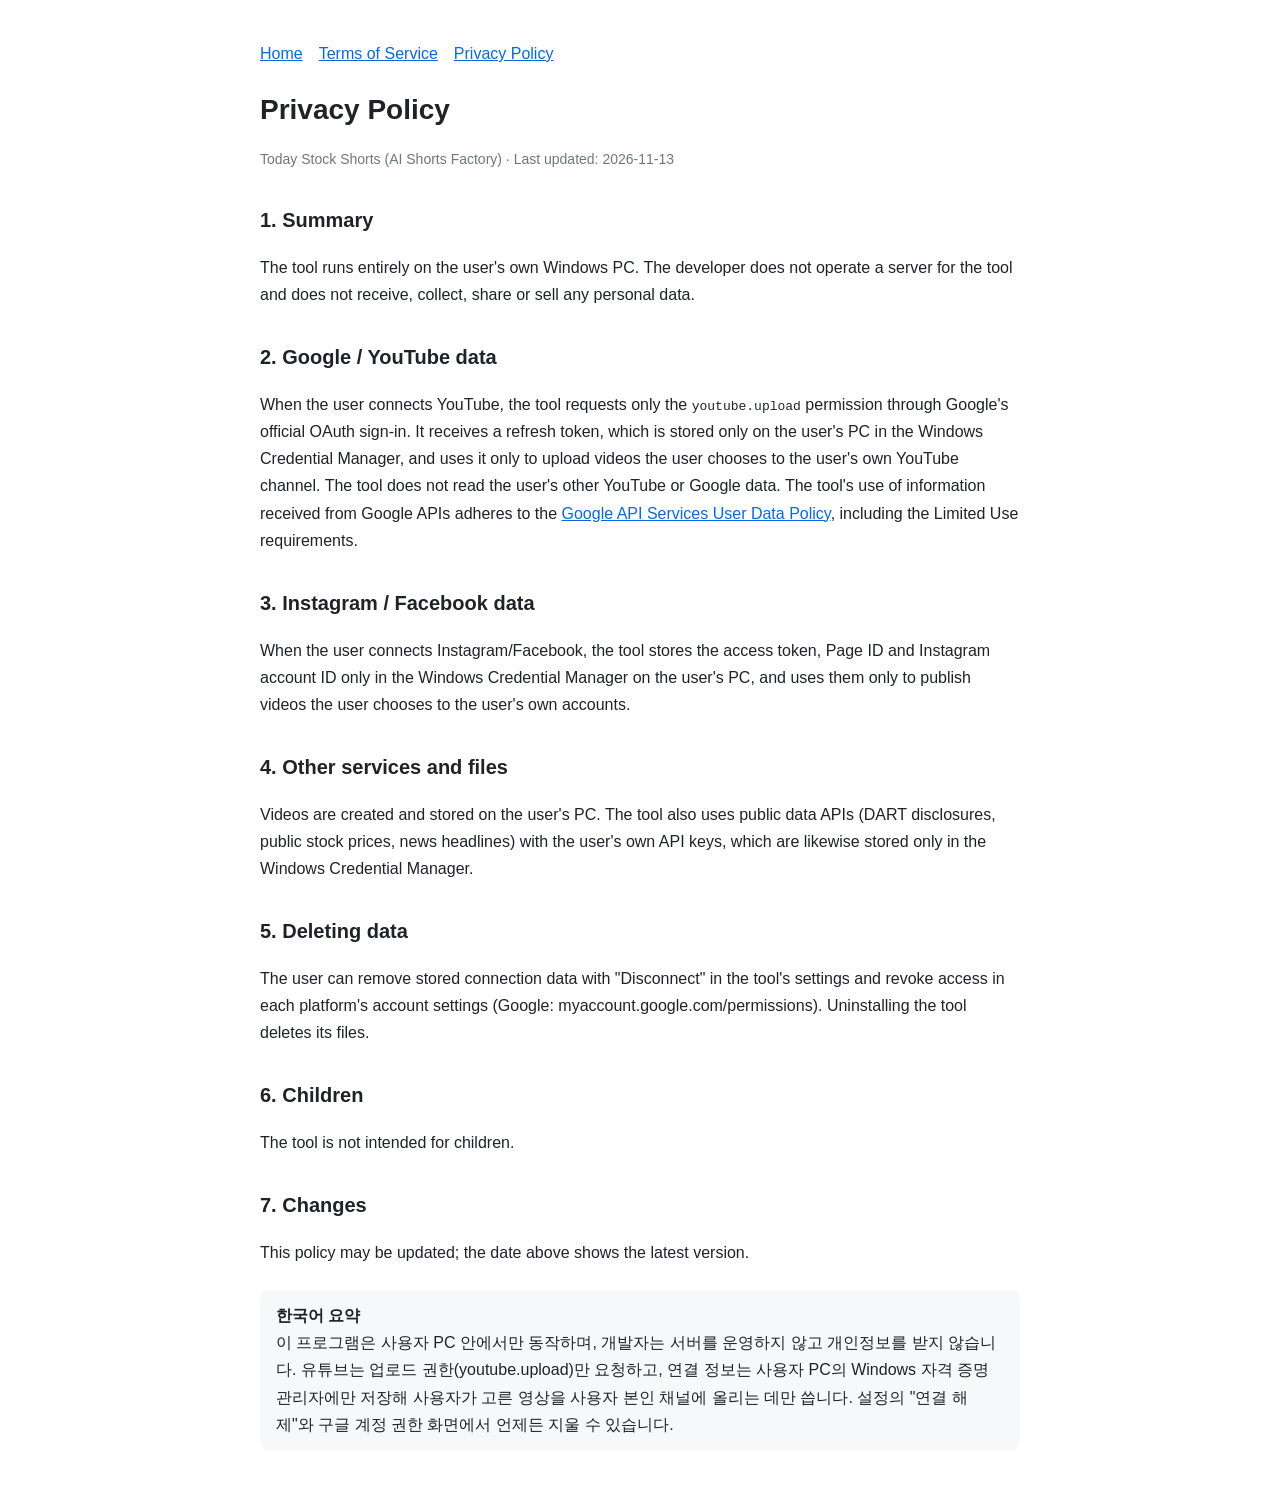
<file: privacy.html>
<!doctype html>
<html lang="en"><head><meta charset="utf-8"><meta name="viewport" content="width=device-width,initial-scale=1">
<title>Privacy Policy — Today Stock Shorts</title><link rel="stylesheet" href="style.css"></head>
<body>
<nav><a href="./">Home</a><a href="terms.html">Terms of Service</a><a href="privacy.html">Privacy Policy</a></nav>
<h1>Privacy Policy</h1><p class="muted">Today Stock Shorts (AI Shorts Factory) · Last updated: 2026-11-13</p>
<h2>1. Summary</h2>
<p>The tool runs entirely on the user's own Windows PC. The developer does not operate a server for the tool and does not
receive, collect, share or sell any personal data.</p>
<h2>2. Google / YouTube data</h2>
<p>When the user connects YouTube, the tool requests only the <code>youtube.upload</code> permission through Google's official
OAuth sign-in. It receives a refresh token, which is stored only on the user's PC in the Windows Credential Manager, and uses
it only to upload videos the user chooses to the user's own YouTube channel. The tool does not read the user's other YouTube
or Google data. The tool's use of information received from Google APIs adheres to the
<a href="https://developers.google.com/terms/api-services-user-data-policy">Google API Services User Data Policy</a>,
including the Limited Use requirements.</p>
<h2>3. Instagram / Facebook data</h2>
<p>When the user connects Instagram/Facebook, the tool stores the access token, Page ID and Instagram account ID only in the
Windows Credential Manager on the user's PC, and uses them only to publish videos the user chooses to the user's own accounts.</p>
<h2>4. Other services and files</h2>
<p>Videos are created and stored on the user's PC. The tool also uses public data APIs (DART disclosures, public stock prices,
news headlines) with the user's own API keys, which are likewise stored only in the Windows Credential Manager.</p>
<h2>5. Deleting data</h2>
<p>The user can remove stored connection data with "Disconnect" in the tool's settings and revoke access in each platform's
account settings (Google: myaccount.google.com/permissions). Uninstalling the tool deletes its files.</p>
<h2>6. Children</h2><p>The tool is not intended for children.</p>
<h2>7. Changes</h2><p>This policy may be updated; the date above shows the latest version.</p>
<div class="ko"><b>한국어 요약</b><br>이 프로그램은 사용자 PC 안에서만 동작하며, 개발자는 서버를 운영하지 않고 개인정보를 받지 않습니다.
유튜브는 업로드 권한(youtube.upload)만 요청하고, 연결 정보는 사용자 PC의 Windows 자격 증명 관리자에만 저장해 사용자가 고른 영상을
사용자 본인 채널에 올리는 데만 씁니다. 설정의 "연결 해제"와 구글 계정 권한 화면에서 언제든 지울 수 있습니다.</div>
</body></html>
</file>
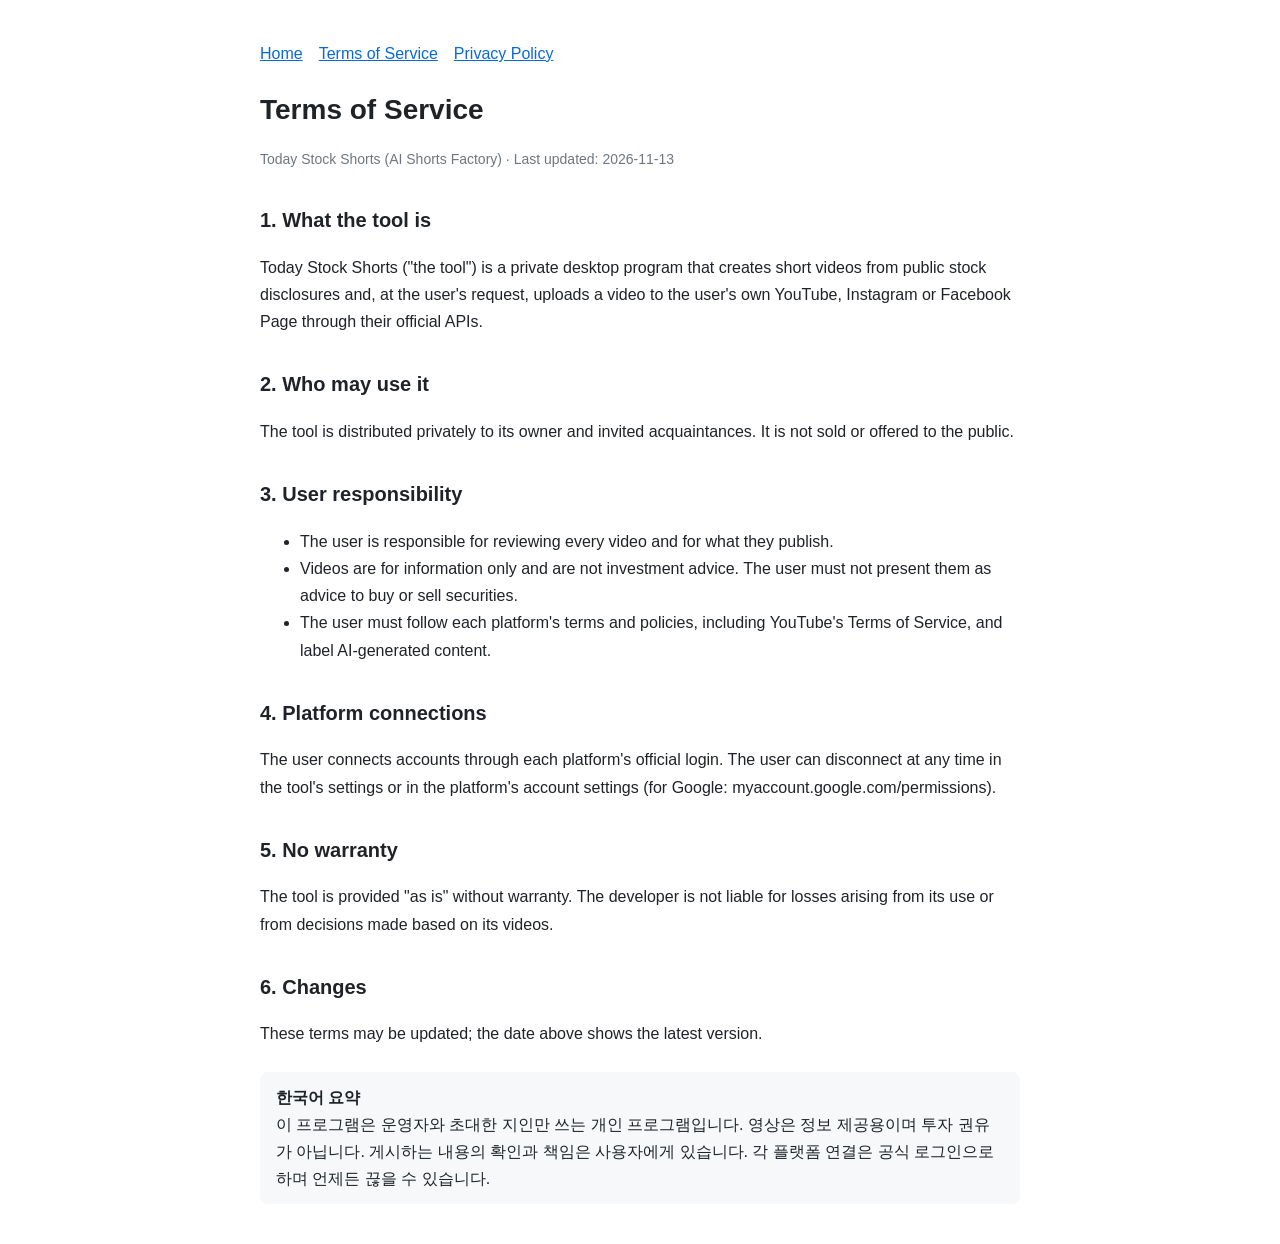
<file: terms.html>
<!doctype html>
<html lang="en"><head><meta charset="utf-8"><meta name="viewport" content="width=device-width,initial-scale=1">
<title>Terms of Service — Today Stock Shorts</title><link rel="stylesheet" href="style.css"></head>
<body>
<nav><a href="./">Home</a><a href="terms.html">Terms of Service</a><a href="privacy.html">Privacy Policy</a></nav>
<h1>Terms of Service</h1><p class="muted">Today Stock Shorts (AI Shorts Factory) · Last updated: 2026-11-13</p>
<h2>1. What the tool is</h2>
<p>Today Stock Shorts ("the tool") is a private desktop program that creates short videos from public stock disclosures and,
at the user's request, uploads a video to the user's own YouTube, Instagram or Facebook Page through their official APIs.</p>
<h2>2. Who may use it</h2>
<p>The tool is distributed privately to its owner and invited acquaintances. It is not sold or offered to the public.</p>
<h2>3. User responsibility</h2>
<ul><li>The user is responsible for reviewing every video and for what they publish.</li>
<li>Videos are for information only and are not investment advice. The user must not present them as advice to buy or sell securities.</li>
<li>The user must follow each platform's terms and policies, including YouTube's Terms of Service, and label AI-generated content.</li></ul>
<h2>4. Platform connections</h2>
<p>The user connects accounts through each platform's official login. The user can disconnect at any time in the tool's
settings or in the platform's account settings (for Google: myaccount.google.com/permissions).</p>
<h2>5. No warranty</h2>
<p>The tool is provided "as is" without warranty. The developer is not liable for losses arising from its use or from decisions made based on its videos.</p>
<h2>6. Changes</h2><p>These terms may be updated; the date above shows the latest version.</p>
<div class="ko"><b>한국어 요약</b><br>이 프로그램은 운영자와 초대한 지인만 쓰는 개인 프로그램입니다. 영상은 정보 제공용이며 투자 권유가 아닙니다.
게시하는 내용의 확인과 책임은 사용자에게 있습니다. 각 플랫폼 연결은 공식 로그인으로 하며 언제든 끊을 수 있습니다.</div>
</body></html>
</file>
<file: style.css>
body{font-family:-apple-system,"Segoe UI","Malgun Gothic",sans-serif;max-width:760px;margin:0 auto;padding:40px 20px;line-height:1.7;color:#1f2328;background:#fff}
h1{font-size:28px;margin-bottom:4px}h2{font-size:20px;margin-top:32px}
.muted{color:#6e7781;font-size:14px}nav a{margin-right:16px}a{color:#0969da}
.ko{background:#f6f8fa;border-radius:8px;padding:12px 16px;margin-top:24px}
</file>
<file: guide/guide.css>
:root{--fg:#1f2328;--muted:#6e7781;--line:#e5e7eb;--accent:#e5383d;--soft:#f6f8fa;--warn:#fff4e5;--warnline:#f59e0b;--tip:#eef6ff;--tipline:#3b82f6}
*{box-sizing:border-box}
body{margin:0;font-family:-apple-system,"Segoe UI","Malgun Gothic","Apple SD Gothic Neo",sans-serif;color:var(--fg);background:#fff;line-height:1.75;font-size:17px;word-break:keep-all}
.wrap{max-width:860px;margin:0 auto;padding:0 20px}
.top{background:#0b0e14;color:#fff;padding:48px 0 36px}
.top h1{font-size:34px;margin:6px 0 10px;letter-spacing:-1px}
.kicker{display:inline-block;background:var(--accent);color:#fff;font-weight:800;font-size:14px;padding:3px 12px;border-radius:999px;margin:0}
.lead{font-size:18px;color:#e6e6e6;margin:0 0 8px}
.top .muted{color:#9aa3ad}
.muted{color:var(--muted);font-size:14px}
a{color:#0969da}
.toc{background:var(--soft);border-radius:14px;padding:18px 24px;margin:28px 0}
.toc ol{margin:8px 0 0;padding-left:22px;columns:2;column-gap:28px}
.toc li{margin:2px 0}
section{padding:18px 0 26px;border-bottom:1px solid var(--line)}
h2{font-size:25px;margin:22px 0 12px;display:flex;align-items:center;gap:12px;letter-spacing:-.5px}
h2 .no{flex:none;width:38px;height:38px;border-radius:50%;background:var(--accent);color:#fff;display:grid;place-items:center;font-size:18px}
h3{font-size:20px;margin:28px 0 8px;padding-left:10px;border-left:5px solid var(--accent)}
.steps{padding-left:24px}.steps>li{margin:10px 0}
.steps ul{margin:6px 0}
code{background:var(--soft);border:1px solid var(--line);border-radius:6px;padding:1px 6px;font-size:.92em}
figure{margin:12px 0 18px}
figure img{display:block;max-width:100%;border:1px solid var(--line);border-radius:10px;box-shadow:0 6px 20px rgba(0,0,0,.06);cursor:zoom-in}
figure.narrow img{max-width:360px}
figcaption{font-size:14px;color:var(--muted);margin-top:6px}
.two{display:grid;grid-template-columns:1fr 1fr;gap:14px;align-items:start}
.tip{background:var(--tip);border-left:5px solid var(--tipline);padding:12px 16px;border-radius:8px}
.warn{background:var(--warn);border-left:5px solid var(--warnline);padding:12px 16px;border-radius:8px;margin:10px 0}
.note{background:var(--soft);padding:12px 18px;border-radius:10px}
.need{width:100%;border-collapse:collapse;font-size:16px}
.need th,.need td{border-bottom:1px solid var(--line);padding:9px 8px;text-align:left;vertical-align:top}
.need th{background:var(--soft)}
.need .must{color:var(--accent);font-weight:800;white-space:nowrap}
.defs dt{font-weight:800;margin-top:12px}.defs dd{margin:2px 0 0 0;color:#374151}
.faq details{border:1px solid var(--line);border-radius:10px;padding:10px 16px;margin:8px 0;background:#fff}
.faq summary{cursor:pointer;font-weight:700}
.faq details[open]{background:var(--soft)}
.rules li{margin:6px 0}
#zoom{position:fixed;inset:0;background:rgba(0,0,0,.85);display:flex;align-items:center;justify-content:center;padding:20px;z-index:10;cursor:zoom-out}
#zoom[hidden]{display:none}
#zoom img{max-width:100%;max-height:100%;border-radius:8px;background:#fff}
@media (max-width:640px){body{font-size:16px}.need{font-size:14px}.need .must{white-space:normal}.need th,.need td{padding:8px 4px}.top h1{font-size:27px}.toc ol{columns:1}.two{grid-template-columns:1fr}figure.narrow img{max-width:100%}}

.new{display:inline-block;background:#e8f1ff;color:#1f5fbf;font-weight:700;font-size:12px;padding:1px 8px;border-radius:999px;vertical-align:middle;white-space:nowrap}
</file>
